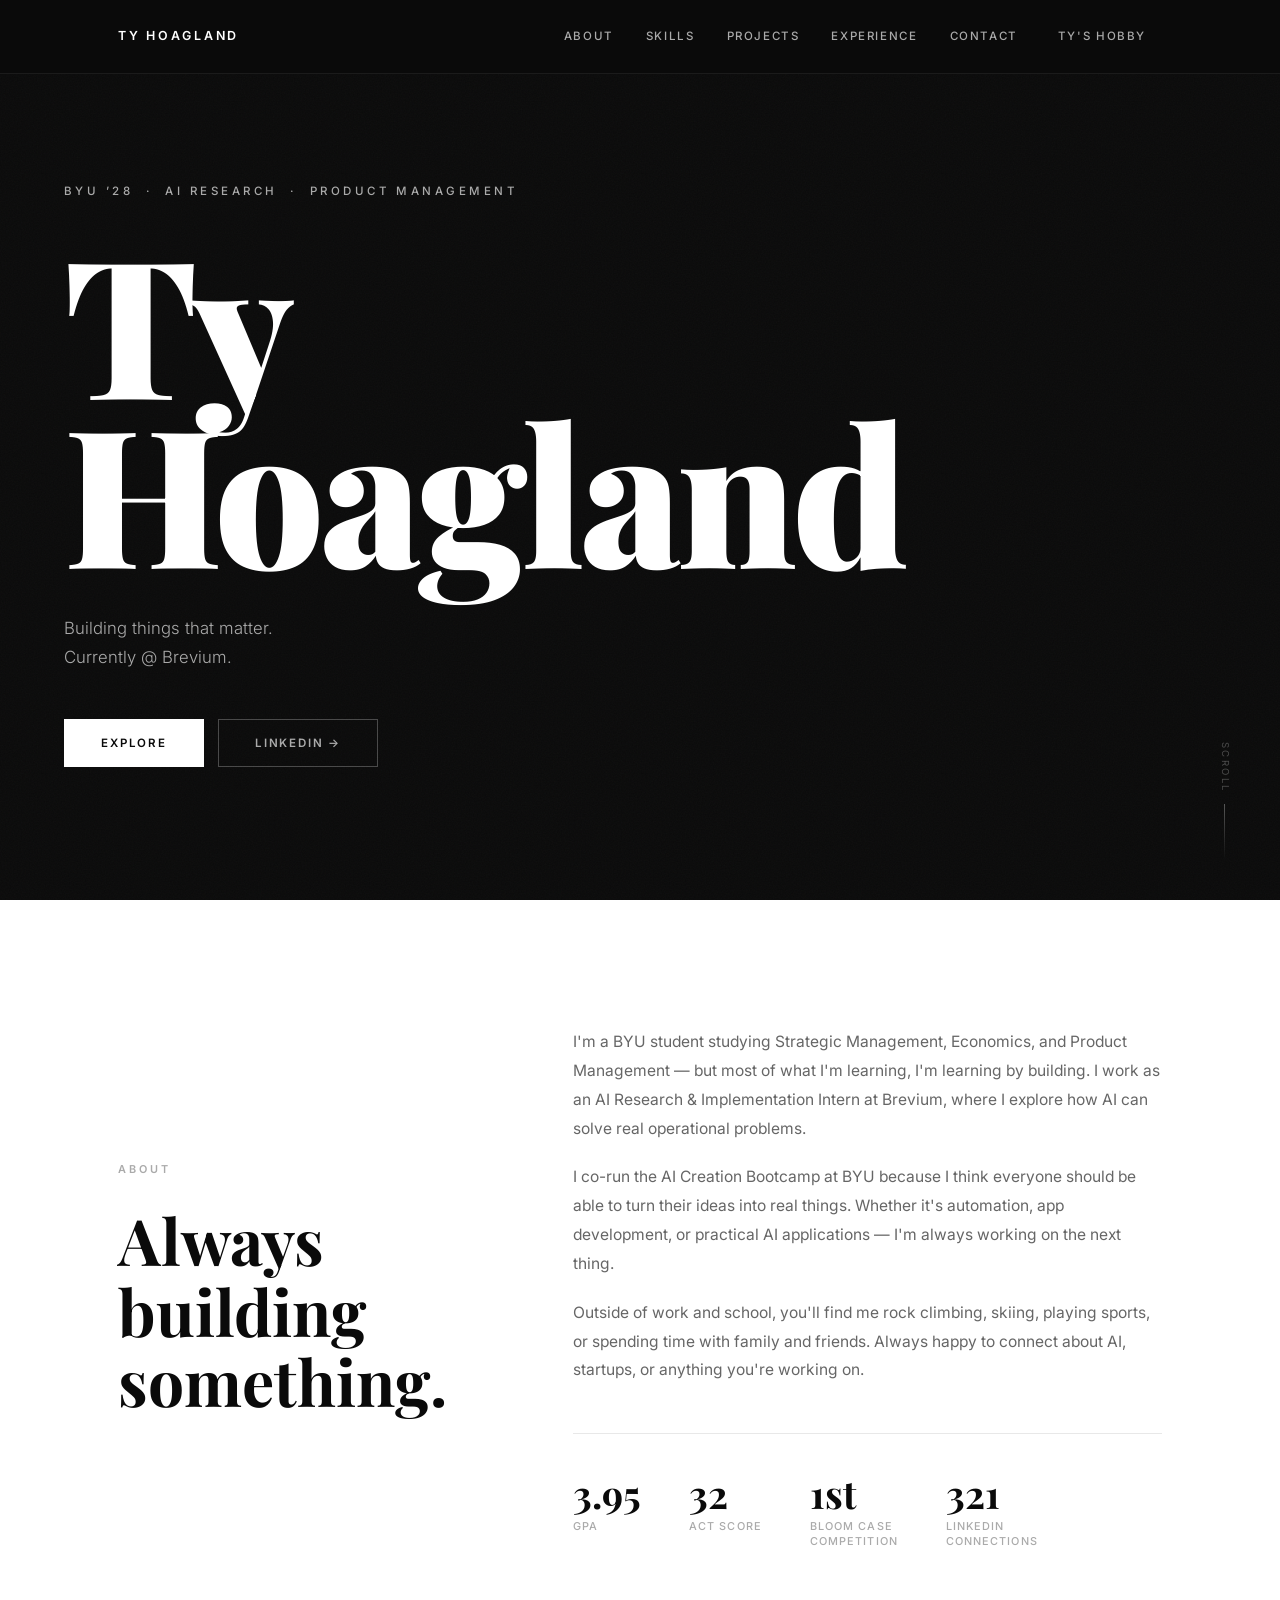
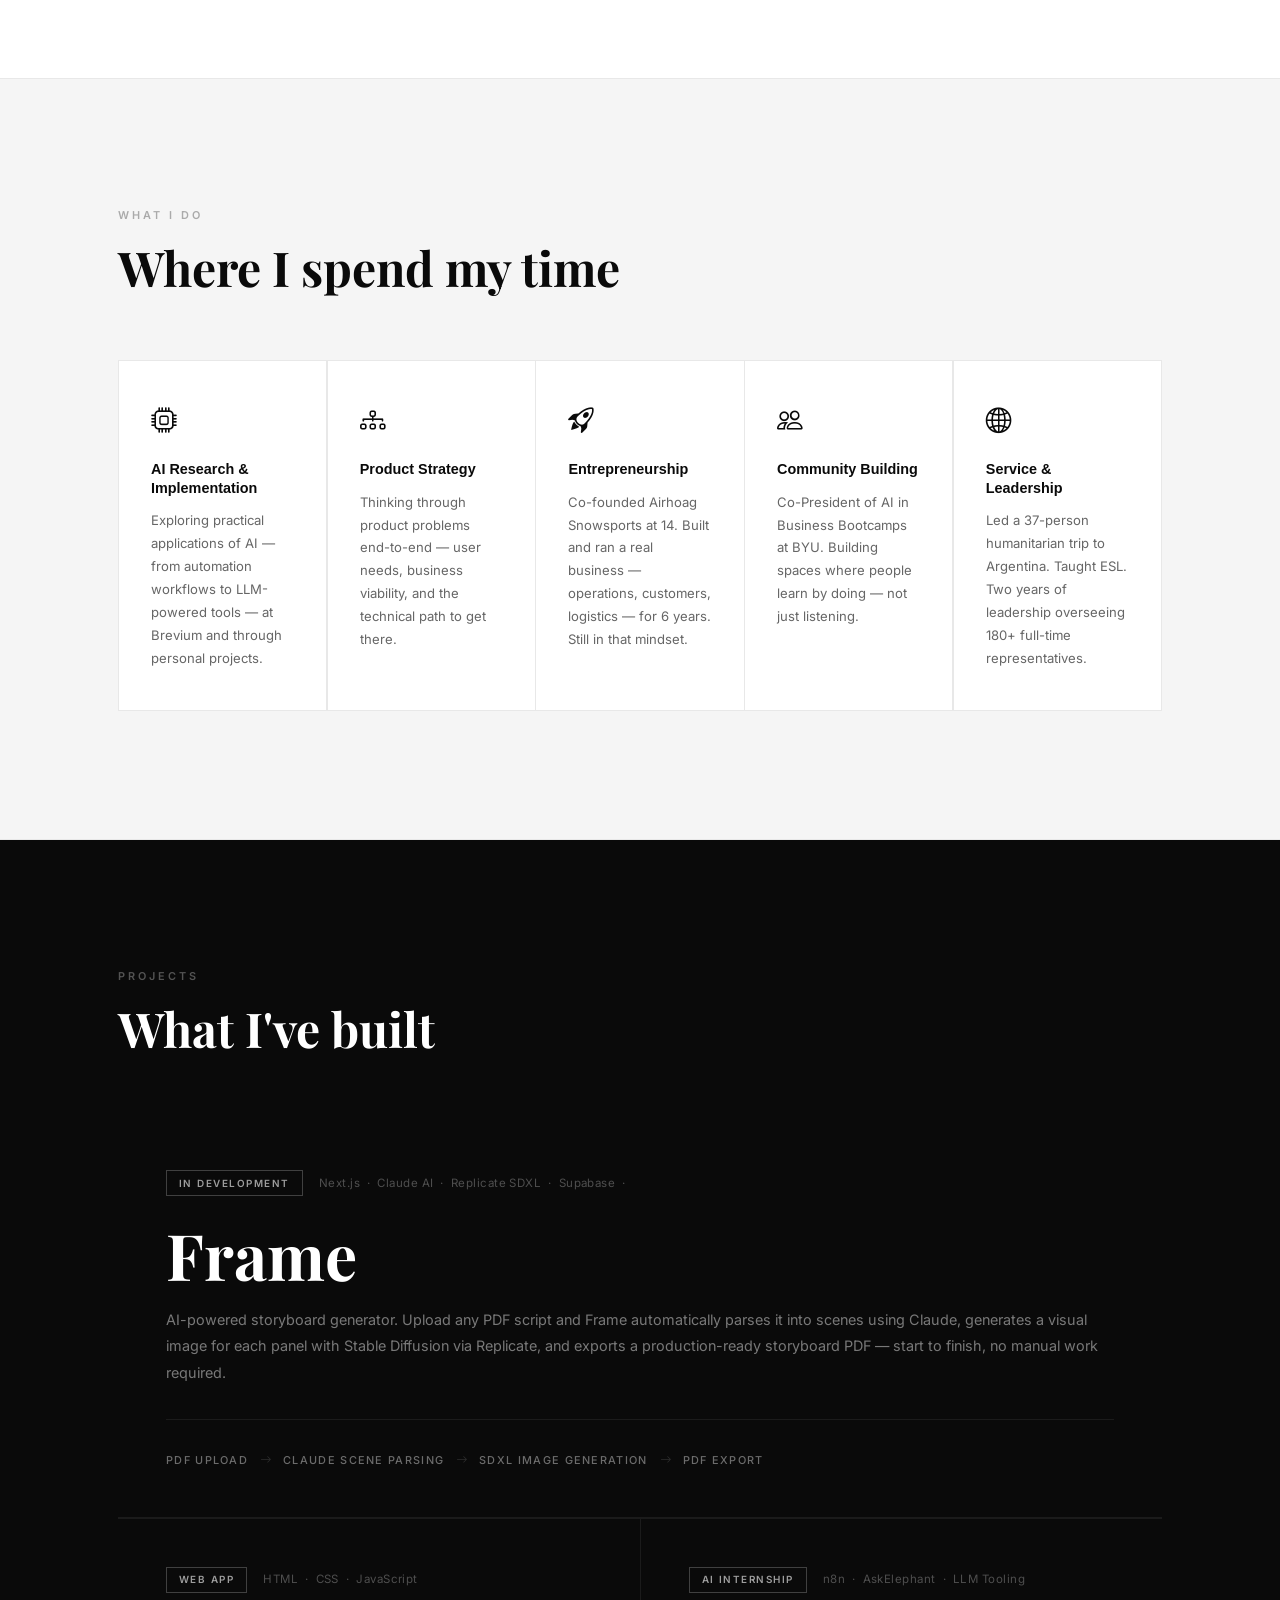
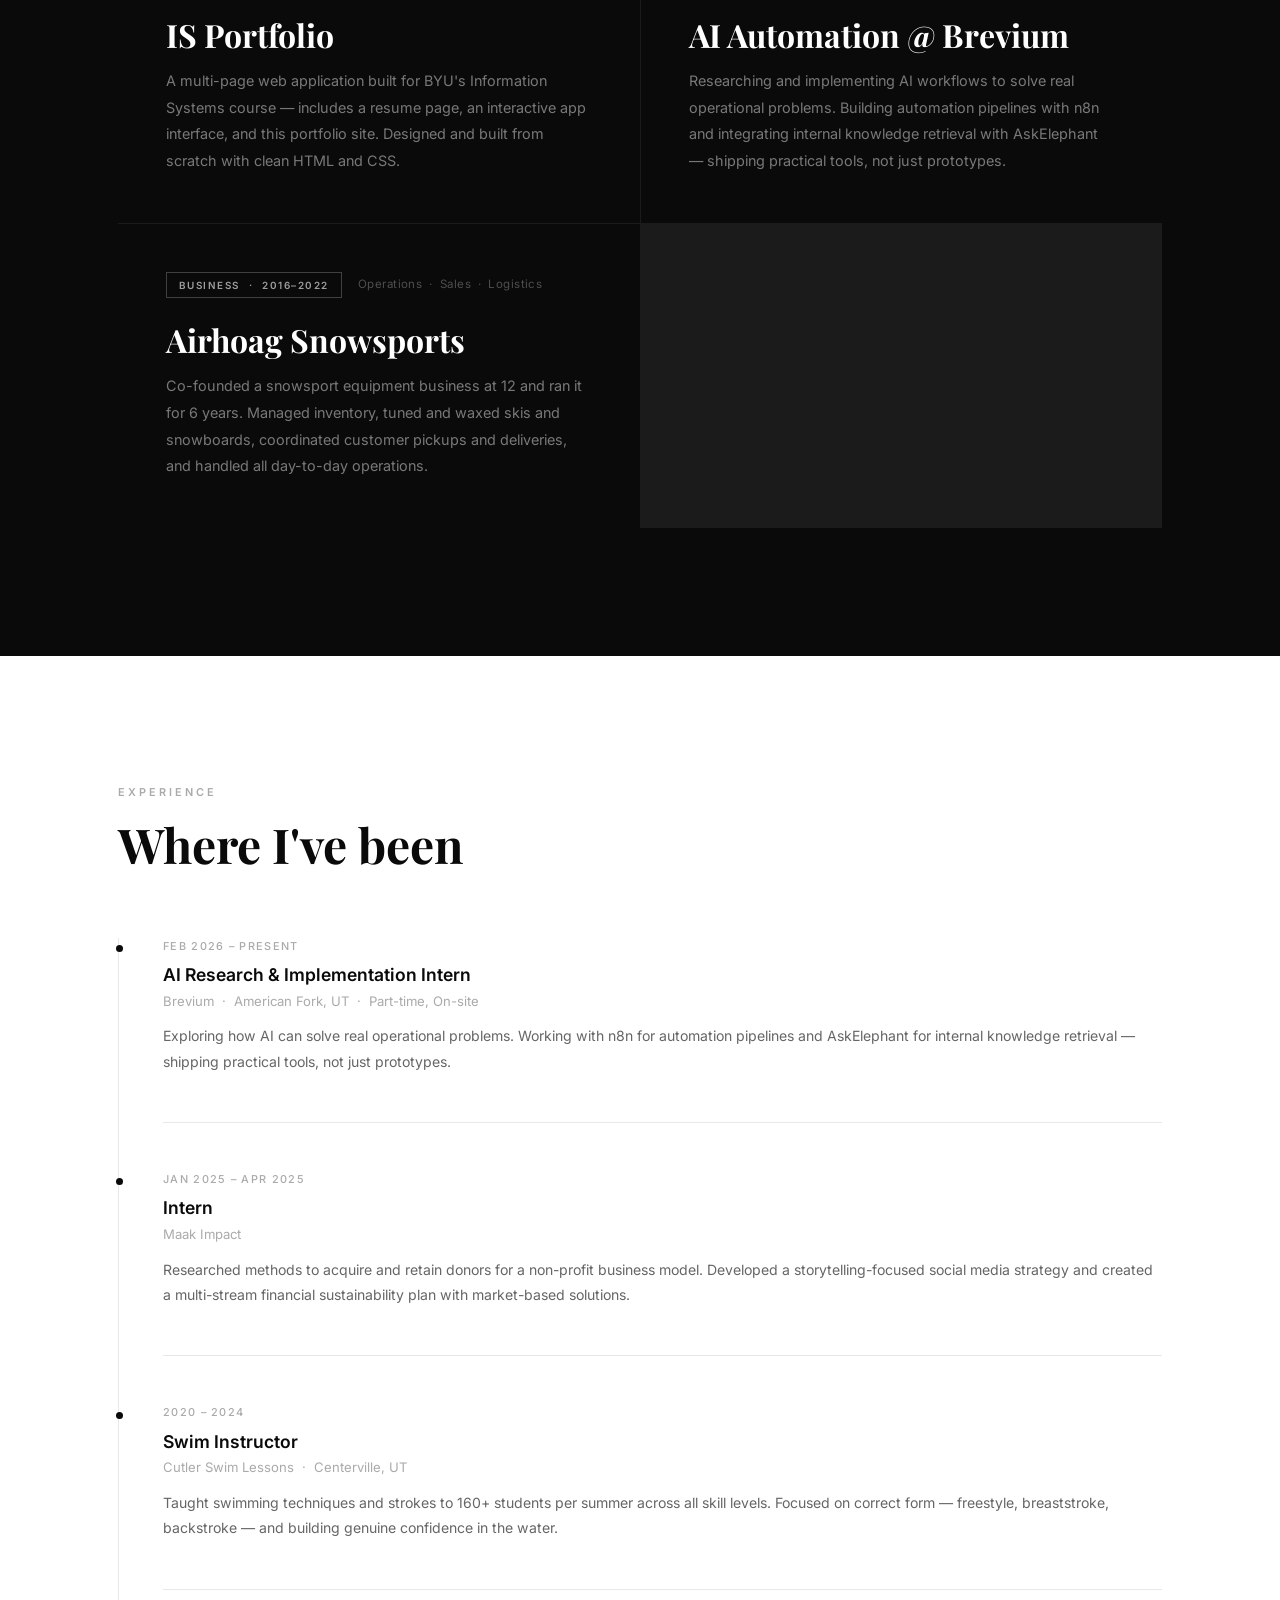
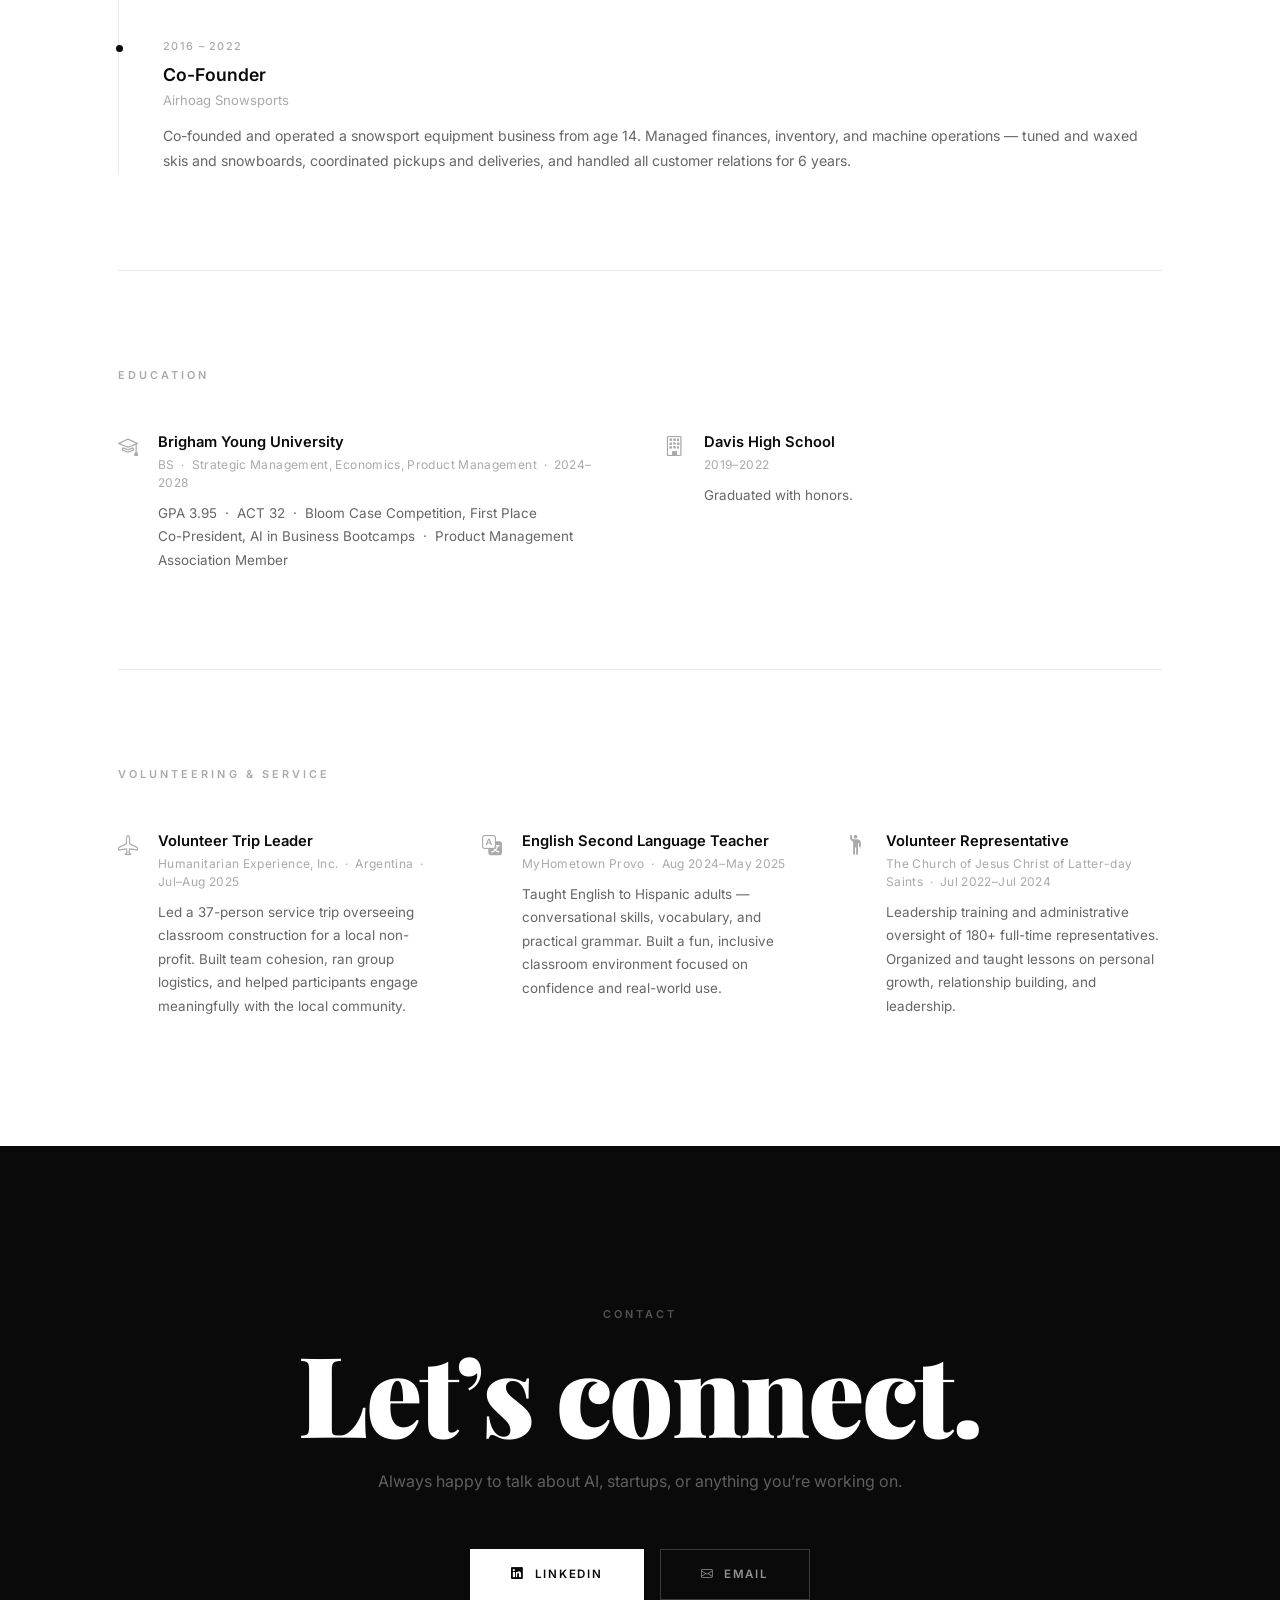
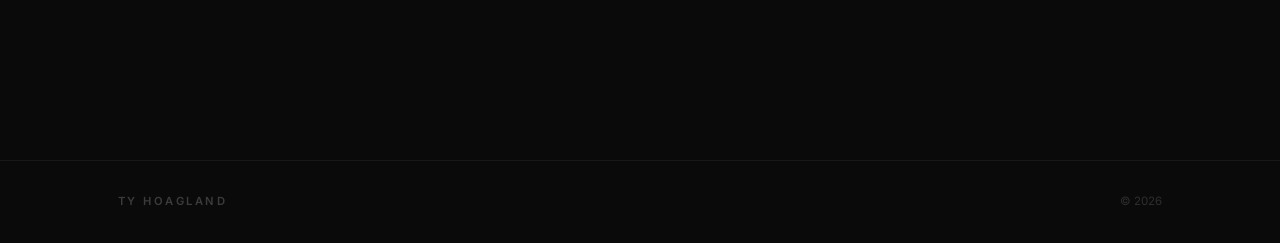
<file: index.html>
<!DOCTYPE html>
<html lang="en">
    <head>
        <meta charset="utf-8" />
        <meta name="viewport" content="width=device-width, initial-scale=1, shrink-to-fit=no" />
        <meta name="description" content="Ty Hoagland — AI Researcher, Builder, BYU Student" />
        <meta name="author" content="Tyler Hoagland" />
        <title>Ty Hoagland</title>
        <!-- Favicon -->
        <link rel="icon" type="image/x-icon" href="assets/favicon.ico" />
        <!-- Bootstrap Icons -->
        <link href="https://cdn.jsdelivr.net/npm/bootstrap-icons@1.11.0/font/bootstrap-icons.css" rel="stylesheet" />
        <!-- Google Fonts: Playfair Display + Inter -->
        <link rel="preconnect" href="https://fonts.googleapis.com" />
        <link rel="preconnect" href="https://fonts.gstatic.com" crossorigin />
        <link href="https://fonts.googleapis.com/css2?family=Playfair+Display:wght@400;700;900&family=Inter:wght@300;400;500;600&display=swap" rel="stylesheet" />
        <!-- Bootstrap (from template) -->
        <link href="css/styles.css" rel="stylesheet" />
        <!-- Custom overrides -->
        <link href="css/custom.css" rel="stylesheet" />
    </head>
    <body id="page-top">

        <!-- Navigation -->
        <nav class="navbar navbar-expand-lg fixed-top" id="mainNav">
            <div class="container px-4 px-lg-5">
                <a class="navbar-brand" href="#page-top">TY HOAGLAND</a>
                <button class="navbar-toggler" type="button" data-bs-toggle="collapse" data-bs-target="#navbarResponsive" aria-controls="navbarResponsive" aria-expanded="false" aria-label="Toggle navigation">
                    <span class="navbar-toggler-icon"></span>
                </button>
                <div class="collapse navbar-collapse" id="navbarResponsive">
                    <ul class="navbar-nav ms-auto">
                        <li class="nav-item"><a class="nav-link" href="#about">About</a></li>
                        <li class="nav-item"><a class="nav-link" href="#skills">Skills</a></li>
                        <li class="nav-item"><a class="nav-link" href="#projects">Projects</a></li>
                        <li class="nav-item"><a class="nav-link" href="#experience">Experience</a></li>
                        <li class="nav-item"><a class="nav-link" href="#contact">Contact</a></li>
                        <li class="nav-item ms-lg-2"><a class="nav-link nav-hobbies" href="hobbies.html">Ty's Hobby</a></li>
                    </ul>
                </div>
            </div>
        </nav>

        <!-- Hero -->
        <header class="hero-section" id="page-top">
            <div class="hero-content">
                <div class="hero-eyebrow">BYU &rsquo;28 &nbsp;&middot;&nbsp; AI Research &nbsp;&middot;&nbsp; Product Management</div>
                <h1 class="hero-name">Ty<br>Hoagland</h1>
                <p class="hero-tagline">Building things that matter.<br>Currently @ Brevium.</p>
                <div class="hero-links">
                    <a href="#about" class="btn-hero">Explore</a>
                    <a href="https://www.linkedin.com/in/tyler-hoagland" target="_blank" rel="noopener" class="btn-hero btn-hero-outline">LinkedIn &rarr;</a>
                </div>
            </div>
            <div class="hero-scroll-hint">
                <span>scroll</span>
                <div class="scroll-line"></div>
            </div>
        </header>

        <!-- About -->
        <section id="about" class="about-section">
            <div class="container px-4 px-lg-5">
                <div class="row align-items-center gx-5 gy-5">
                    <div class="col-lg-5">
                        <div class="about-label">About</div>
                        <h2 class="about-heading">Always building<br>something.</h2>
                    </div>
                    <div class="col-lg-7">
                        <p class="about-text">
                            I'm a BYU student studying Strategic Management, Economics, and Product Management — but most of what I'm learning, I'm learning by building. I work as an AI Research &amp; Implementation Intern at Brevium, where I explore how AI can solve real operational problems.
                        </p>
                        <p class="about-text">
                            I co-run the AI Creation Bootcamp at BYU because I think everyone should be able to turn their ideas into real things. Whether it's automation, app development, or practical AI applications — I'm always working on the next thing.
                        </p>
                        <p class="about-text">
                            Outside of work and school, you'll find me rock climbing, skiing, playing sports, or spending time with family and friends. Always happy to connect about AI, startups, or anything you're working on.
                        </p>
                        <div class="about-stats">
                            <div class="stat">
                                <div class="stat-number">3.95</div>
                                <div class="stat-label">GPA</div>
                            </div>
                            <div class="stat">
                                <div class="stat-number">32</div>
                                <div class="stat-label">ACT Score</div>
                            </div>
                            <div class="stat">
                                <div class="stat-number">1st</div>
                                <div class="stat-label">Bloom Case<br>Competition</div>
                            </div>
                            <div class="stat">
                                <div class="stat-number">321</div>
                                <div class="stat-label">LinkedIn<br>Connections</div>
                            </div>
                        </div>
                    </div>
                </div>
            </div>
        </section>

        <!-- Skills -->
        <section id="skills" class="skills-section">
            <div class="container px-4 px-lg-5">
                <div class="section-header">
                    <div class="section-label">What I Do</div>
                    <h2 class="section-heading">Where I spend my time</h2>
                </div>
                <div class="skills-grid">
                    <div class="skill-card">
                        <i class="bi bi-cpu skill-icon"></i>
                        <h3 class="skill-title">AI Research &amp; Implementation</h3>
                        <p class="skill-desc">Exploring practical applications of AI — from automation workflows to LLM-powered tools — at Brevium and through personal projects.</p>
                    </div>
                    <div class="skill-card">
                        <i class="bi bi-diagram-3 skill-icon"></i>
                        <h3 class="skill-title">Product Strategy</h3>
                        <p class="skill-desc">Thinking through product problems end-to-end — user needs, business viability, and the technical path to get there.</p>
                    </div>
                    <div class="skill-card">
                        <i class="bi bi-rocket-takeoff skill-icon"></i>
                        <h3 class="skill-title">Entrepreneurship</h3>
                        <p class="skill-desc">Co-founded Airhoag Snowsports at 14. Built and ran a real business — operations, customers, logistics — for 6 years. Still in that mindset.</p>
                    </div>
                    <div class="skill-card">
                        <i class="bi bi-people skill-icon"></i>
                        <h3 class="skill-title">Community Building</h3>
                        <p class="skill-desc">Co-President of AI in Business Bootcamps at BYU. Building spaces where people learn by doing — not just listening.</p>
                    </div>
                    <div class="skill-card">
                        <i class="bi bi-globe2 skill-icon"></i>
                        <h3 class="skill-title">Service &amp; Leadership</h3>
                        <p class="skill-desc">Led a 37-person humanitarian trip to Argentina. Taught ESL. Two years of leadership overseeing 180+ full-time representatives.</p>
                    </div>
                </div>
            </div>
        </section>

        <!-- Projects -->
        <section id="projects" class="projects-section">
            <div class="container px-4 px-lg-5">
                <div class="section-header">
                    <div class="section-label section-label-light">Projects</div>
                    <h2 class="section-heading section-heading-light">What I've built</h2>
                </div>
                <div class="projects-grid">

                    <!-- Frame — Featured -->
                    <div class="project-card project-featured">
                        <div class="project-meta">
                            <span class="project-tag">In Development</span>
                            <span class="project-stack">Next.js &nbsp;&middot;&nbsp; Claude AI &nbsp;&middot;&nbsp; Replicate SDXL &nbsp;&middot;&nbsp; Supabase &nbsp;&middot;&nbsp;</span>
                        </div>
                        <h3 class="project-title">Frame</h3>
                        <p class="project-desc">
                            AI-powered storyboard generator. Upload any PDF script and Frame automatically parses it into scenes using Claude, generates a visual image for each panel with Stable Diffusion via Replicate, and exports a production-ready storyboard PDF — start to finish, no manual work required.
                        </p>
                        <div class="project-flow">
                            <span>PDF Upload</span>
                            <i class="bi bi-arrow-right"></i>
                            <span>Claude Scene Parsing</span>
                            <i class="bi bi-arrow-right"></i>
                            <span>SDXL Image Generation</span>
                            <i class="bi bi-arrow-right"></i>
                            <span>PDF Export</span>
                        </div>
                    </div>

                    <!-- IS Web App -->
                    <div class="project-card">
                        <div class="project-meta">
                            <span class="project-tag">Web App</span>
                            <span class="project-stack">HTML &nbsp;&middot;&nbsp; CSS &nbsp;&middot;&nbsp; JavaScript</span>
                        </div>
                        <h3 class="project-title">IS Portfolio</h3>
                        <p class="project-desc">
                            A multi-page web application built for BYU's Information Systems course — includes a resume page, an interactive app interface, and this portfolio site. Designed and built from scratch with clean HTML and CSS.
                        </p>
                    </div>

                    <!-- Brevium AI Work -->
                    <div class="project-card">
                        <div class="project-meta">
                            <span class="project-tag">AI Internship</span>
                            <span class="project-stack">n8n &nbsp;&middot;&nbsp; AskElephant &nbsp;&middot;&nbsp; LLM Tooling</span>
                        </div>
                        <h3 class="project-title">AI Automation @ Brevium</h3>
                        <p class="project-desc">
                            Researching and implementing AI workflows to solve real operational problems. Building automation pipelines with n8n and integrating internal knowledge retrieval with AskElephant — shipping practical tools, not just prototypes.
                        </p>
                    </div>

                    <!-- Airhoag Snowsports -->
                    <div class="project-card">
                        <div class="project-meta">
                            <span class="project-tag">Business &nbsp;&middot;&nbsp; 2016–2022</span>
                            <span class="project-stack">Operations &nbsp;&middot;&nbsp; Sales &nbsp;&middot;&nbsp; Logistics</span>
                        </div>
                        <h3 class="project-title">Airhoag Snowsports</h3>
                        <p class="project-desc">
                            Co-founded a snowsport equipment business at 12 and ran it for 6 years. Managed inventory, tuned and waxed skis and snowboards, coordinated customer pickups and deliveries, and handled all day-to-day operations.
                        </p>
                    </div>

                </div>
            </div>
        </section>

        <!-- Experience -->
        <section id="experience" class="experience-section">
            <div class="container px-4 px-lg-5">
                <div class="section-header">
                    <div class="section-label">Experience</div>
                    <h2 class="section-heading">Where I've been</h2>
                </div>

                <div class="timeline">
                    <div class="timeline-item">
                        <div class="timeline-date">Feb 2026 &ndash; Present</div>
                        <div class="timeline-role">AI Research &amp; Implementation Intern</div>
                        <div class="timeline-org">Brevium &nbsp;&middot;&nbsp; American Fork, UT &nbsp;&middot;&nbsp; Part-time, On-site</div>
                        <p class="timeline-desc">Exploring how AI can solve real operational problems. Working with n8n for automation pipelines and AskElephant for internal knowledge retrieval — shipping practical tools, not just prototypes.</p>
                    </div>
                    <div class="timeline-item">
                        <div class="timeline-date">Jan 2025 &ndash; Apr 2025</div>
                        <div class="timeline-role">Intern</div>
                        <div class="timeline-org">Maak Impact</div>
                        <p class="timeline-desc">Researched methods to acquire and retain donors for a non-profit business model. Developed a storytelling-focused social media strategy and created a multi-stream financial sustainability plan with market-based solutions.</p>
                    </div>
                    <div class="timeline-item">
                        <div class="timeline-date">2020 &ndash; 2024</div>
                        <div class="timeline-role">Swim Instructor</div>
                        <div class="timeline-org">Cutler Swim Lessons &nbsp;&middot;&nbsp; Centerville, UT</div>
                        <p class="timeline-desc">Taught swimming techniques and strokes to 160+ students per summer across all skill levels. Focused on correct form — freestyle, breaststroke, backstroke — and building genuine confidence in the water.</p>
                    </div>
                    <div class="timeline-item">
                        <div class="timeline-date">2016 &ndash; 2022</div>
                        <div class="timeline-role">Co-Founder</div>
                        <div class="timeline-org">Airhoag Snowsports</div>
                        <p class="timeline-desc">Co-founded and operated a snowsport equipment business from age 14. Managed finances, inventory, and machine operations — tuned and waxed skis and snowboards, coordinated pickups and deliveries, and handled all customer relations for 6 years.</p>
                    </div>
                </div>

                <!-- Education -->
                <div class="volunteering">
                    <div class="vol-header">
                        <div class="section-label">Education</div>
                    </div>
                    <div class="vol-grid">
                        <div class="vol-item">
                            <div class="vol-icon"><i class="bi bi-mortarboard"></i></div>
                            <div class="vol-content">
                                <div class="vol-role">Brigham Young University</div>
                                <div class="vol-org">BS &nbsp;&middot;&nbsp; Strategic Management, Economics, Product Management &nbsp;&middot;&nbsp; 2024&ndash;2028</div>
                                <p class="vol-desc">GPA 3.95 &nbsp;&middot;&nbsp; ACT 32 &nbsp;&middot;&nbsp; Bloom Case Competition, First Place<br>Co-President, AI in Business Bootcamps &nbsp;&middot;&nbsp; Product Management Association Member</p>
                            </div>
                        </div>
                        <div class="vol-item">
                            <div class="vol-icon"><i class="bi bi-building"></i></div>
                            <div class="vol-content">
                                <div class="vol-role">Davis High School</div>
                                <div class="vol-org">2019&ndash;2022</div>
                                <p class="vol-desc">Graduated with honors.</p>
                            </div>
                        </div>
                    </div>
                </div>

                <!-- Volunteering -->
                <div class="volunteering">
                    <div class="vol-header">
                        <div class="section-label">Volunteering &amp; Service</div>
                    </div>
                    <div class="vol-grid">
                        <div class="vol-item">
                            <div class="vol-icon"><i class="bi bi-airplane"></i></div>
                            <div class="vol-content">
                                <div class="vol-role">Volunteer Trip Leader</div>
                                <div class="vol-org">Humanitarian Experience, Inc. &nbsp;&middot;&nbsp; Argentina &nbsp;&middot;&nbsp; Jul&ndash;Aug 2025</div>
                                <p class="vol-desc">Led a 37-person service trip overseeing classroom construction for a local non-profit. Built team cohesion, ran group logistics, and helped participants engage meaningfully with the local community.</p>
                            </div>
                        </div>
                        <div class="vol-item">
                            <div class="vol-icon"><i class="bi bi-translate"></i></div>
                            <div class="vol-content">
                                <div class="vol-role">English Second Language Teacher</div>
                                <div class="vol-org">MyHometown Provo &nbsp;&middot;&nbsp; Aug 2024&ndash;May 2025</div>
                                <p class="vol-desc">Taught English to Hispanic adults — conversational skills, vocabulary, and practical grammar. Built a fun, inclusive classroom environment focused on confidence and real-world use.</p>
                            </div>
                        </div>
                        <div class="vol-item">
                            <div class="vol-icon"><i class="bi bi-person-raised-hand"></i></div>
                            <div class="vol-content">
                                <div class="vol-role">Volunteer Representative</div>
                                <div class="vol-org">The Church of Jesus Christ of Latter-day Saints &nbsp;&middot;&nbsp; Jul 2022&ndash;Jul 2024</div>
                                <p class="vol-desc">Leadership training and administrative oversight of 180+ full-time representatives. Organized and taught lessons on personal growth, relationship building, and leadership.</p>
                            </div>
                        </div>
                    </div>
                </div>

            </div>
        </section>

        <!-- Contact -->
        <section id="contact" class="contact-section">
            <div class="container px-4 px-lg-5 text-center">
                <div class="section-label section-label-light">Contact</div>
                <h2 class="contact-heading">Let&rsquo;s connect.</h2>
                <p class="contact-sub">Always happy to talk about AI, startups, or anything you&rsquo;re working on.</p>
                <div class="contact-links">
                    <a href="https://www.linkedin.com/in/tyler-hoagland" target="_blank" rel="noopener" class="contact-btn">
                        <i class="bi bi-linkedin"></i> LinkedIn
                    </a>
                    <a href="mailto:tyhoagland@byu.edu" class="contact-btn contact-btn-outline">
                        <i class="bi bi-envelope"></i> Email
                    </a>
                </div>
            </div>
        </section>

        <!-- Footer -->
        <footer class="site-footer">
            <div class="container px-4 px-lg-5">
                <div class="footer-inner">
                    <div class="footer-brand">TY HOAGLAND</div>
                    <div class="footer-copy">&copy; 2026</div>
                </div>
            </div>
        </footer>

        <!-- Bootstrap JS -->
        <script src="https://cdn.jsdelivr.net/npm/bootstrap@5.2.3/dist/js/bootstrap.bundle.min.js"></script>
        <!-- Nav shrink on scroll -->
        <script src="js/scripts.js"></script>
        <script>
            // Highlight active nav link on scroll
            const sections = document.querySelectorAll('section[id], header[id]');
            const navLinks = document.querySelectorAll('#mainNav .nav-link');
            window.addEventListener('scroll', () => {
                let current = '';
                sections.forEach(section => {
                    if (window.scrollY >= section.offsetTop - 120) {
                        current = section.getAttribute('id');
                    }
                });
                navLinks.forEach(link => {
                    link.classList.remove('active');
                    if (link.getAttribute('href') === '#' + current) {
                        link.classList.add('active');
                    }
                });
            }, { passive: true });
        </script>
    </body>
</html>
</file>
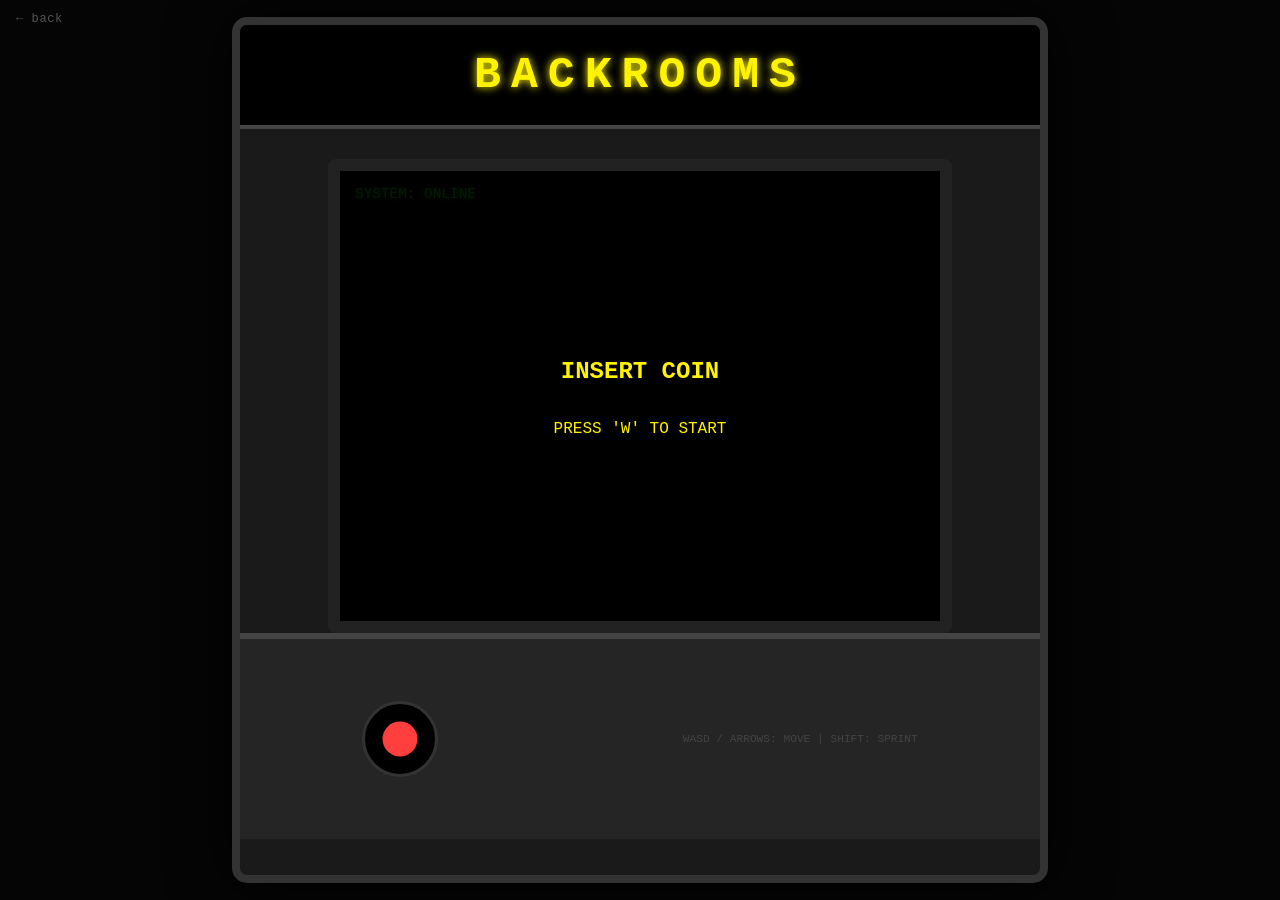
<file: backrooms.html>
<!DOCTYPE html>
<html lang="en">
<head>
    <meta charset="UTF-8">
    <meta name="viewport" content="width=device-width, initial-scale=1.0">
    <title>THE BACKROOMS ARCADE</title>
    <style>
        :root {
            --neon-yellow: #fff300;
            --arcade-red: #ff3e3e;
            --backrooms-yellow: #d9d1a3;
        }

        body {
            background-color: #050505;
            margin: 0;
            overflow: hidden;
            display: flex;
            justify-content: center;
            align-items: center;
            height: 100vh;
            font-family: 'Courier New', Courier, monospace;
        }

        .arcade-cabinet {
            position: relative;
            width: 800px;
            height: 850px;
            background: #1a1a1a;
            border: 8px solid #333;
            border-radius: 15px;
            box-shadow: 0 0 60px rgba(0,0,0,1);
            display: flex;
            flex-direction: column;
            align-items: center;
            overflow: hidden;
        }

        .marquee {
            width: 100%;
            height: 100px;
            background: #000;
            border-bottom: 4px solid #444;
            display: flex;
            justify-content: center;
            align-items: center;
        }

        .marquee h1 {
            color: var(--neon-yellow);
            font-size: 2.8rem;
            text-shadow: 0 0 8px var(--neon-yellow);
            margin: 0;
            letter-spacing: 10px;
        }

        .screen-container {
            position: relative;
            width: 600px;
            height: 450px;
            margin-top: 30px;
            background: #000;
            border: 12px solid #222;
            border-radius: 8px;
            overflow: hidden;
        }

        canvas {
            image-rendering: pixelated;
            width: 100%;
            height: 100%;
        }

        .crt-overlay {
            position: absolute;
            top: 0; left: 0; width: 100%; height: 100%;
            background: linear-gradient(rgba(18, 16, 16, 0) 50%, rgba(0, 0, 0, 0.1) 50%);
            background-size: 100% 4px;
            pointer-events: none;
            z-index: 10;
        }

        #ui-status {
            position: absolute; top: 15px; left: 15px;
            color: #33ff33; font-size: 0.9rem;
            z-index: 11; text-shadow: 0 0 5px #0f0;
        }

        #start-overlay {
            position: absolute; top: 0; left: 0; width: 100%; height: 100%;
            background: rgba(0,0,0,0.9);
            display: flex; flex-direction: column; justify-content: center;
            align-items: center; z-index: 20; color: var(--neon-yellow);
        }

        .control-panel {
            width: 100%;
            height: 200px;
            background: #252525;
            border-top: 6px solid #444;
            display: flex;
            justify-content: space-around;
            align-items: center;
        }

        .joystick {
            width: 70px; height: 70px;
            background: #000;
            border-radius: 50%;
            position: relative;
            border: 3px solid #333;
        }

        .joystick-ball {
            width: 35px; height: 35px;
            background: var(--arcade-red);
            border-radius: 50%;
            position: absolute;
            top: 50%; left: 50%;
            transform: translate(-50%, -50%);
        }

        #fade-layer {
            position: absolute; top: 0; left: 0; width: 100%; height: 100%;
            background: white; opacity: 0; pointer-events: none; z-index: 100;
            transition: opacity 1s;
        }
    </style>
</head>
<body>

    <a href="hobbies.html" style="position:fixed;top:12px;left:16px;z-index:999;color:#555;font-family:'Courier New',monospace;font-size:0.75rem;text-decoration:none;letter-spacing:0.05em;">&larr; back</a>

    <div class="arcade-cabinet">
        <div class="marquee"><h1>BACKROOMS</h1></div>
        
        <div class="screen-container">
            <div id="ui-status">SYSTEM: ONLINE</div>
            <div class="crt-overlay"></div>
            <div id="fade-layer"></div>
            
            <div id="start-overlay">
                <h2>INSERT COIN</h2>
                <p>PRESS 'W' TO START</p>
            </div>

            <canvas id="gameCanvas"></canvas>
        </div>

        <div class="control-panel">
            <div class="joystick"><div class="joystick-ball"></div></div>
            <div style="color: #444; font-size: 0.7rem;">WASD / ARROWS: MOVE | SHIFT: SPRINT</div>
        </div>
    </div>

    <script>
        const canvas = document.getElementById('gameCanvas');
        const ctx = canvas.getContext('2d');
        const startOverlay = document.getElementById('start-overlay');
        const uiStatus = document.getElementById('ui-status');
        const fadeLayer = document.getElementById('fade-layer');

        canvas.width = 320;
        canvas.height = 240;

        const sprites = {
            chair: new Image(),
            box: new Image(),
            plant: new Image()
        };
        // Using Wikimedia URLs as requested
        sprites.chair.src = 'https://upload.wikimedia.org/wikipedia/commons/thumb/d/d0/Office_chair.svg/256px-Office_chair.svg.png';
        sprites.box.src = 'https://upload.wikimedia.org/wikipedia/commons/thumb/b/b4/Cardboard_box_04.svg/256px-Cardboard_box_04.svg.png';
        sprites.plant.src = 'https://upload.wikimedia.org/wikipedia/commons/thumb/e/e0/Indoor_plant_2.svg/256px-Indoor_plant_2.svg.png';

        const lobbyMap = [
            [1,1,1,1,1,1,1,1],
            [1,0,0,0,0,0,0,1],
            [1,0,0,1,1,0,0,1],
            [1,0,0,1,1,0,0,3],
            [1,0,0,0,0,0,0,1],
            [1,1,1,1,1,1,1,1]
        ];

        const backroomsMap = [
            [1,1,1,1,1,1,1,1,1,1,1,1,1,1,1,1,1,1,1,1,1,1,1,1,1,1,1,1,1,1,1,1,1,1,1,1,1,1,1,1,1,1,1,1,1,1,1,1],
            [1,0,0,0,0,0,0,0,0,0,0,0,0,1,0,0,0,0,0,0,0,0,0,0,0,0,0,0,0,0,0,0,0,0,0,0,1,0,0,0,0,0,0,0,0,0,0,1],
            [1,0,0,0,0,0,0,0,0,0,0,0,0,1,0,0,0,0,0,0,0,0,0,0,0,0,0,0,0,0,0,0,0,0,0,0,1,0,0,0,0,0,0,0,0,0,0,1],
            [1,0,0,0,0,0,0,0,0,0,0,0,0,0,0,0,0,0,0,0,0,0,0,0,0,0,0,0,0,0,0,0,0,0,0,0,1,0,0,0,0,0,0,0,0,0,0,1],
            [1,0,0,0,0,0,0,0,0,0,0,0,0,1,0,0,0,0,0,0,0,0,0,0,0,0,0,0,0,0,0,0,0,0,0,0,0,0,0,0,0,0,0,0,0,0,0,1],
            [1,0,0,0,0,0,0,0,0,0,0,0,0,1,0,0,0,0,0,0,0,0,0,0,0,0,0,0,0,0,0,0,0,0,0,0,1,0,0,0,0,0,0,0,0,0,0,1],
            [1,0,0,0,0,0,0,0,0,0,0,0,0,1,1,1,1,0,1,1,1,1,0,1,1,1,1,0,1,1,1,1,0,1,1,1,1,0,0,0,0,0,0,0,0,0,0,1],
            [1,1,1,1,1,0,1,1,1,1,1,1,1,1,0,0,0,0,0,0,0,0,0,0,0,0,0,0,0,0,0,0,0,0,0,0,1,0,0,0,0,0,0,0,0,0,0,1],
            [1,0,0,0,0,0,0,0,0,0,0,0,0,1,0,0,0,0,0,0,0,0,0,0,0,0,0,0,0,0,0,0,0,0,0,0,1,1,1,0,1,1,1,1,1,1,1,1],
            [1,0,0,0,0,0,0,0,0,0,0,0,0,1,0,0,0,0,0,0,0,0,0,0,0,0,0,0,0,0,0,0,0,0,0,0,0,0,0,0,0,0,0,0,0,0,0,1],
            [1,0,0,0,0,0,0,0,0,0,0,0,0,1,0,0,0,0,0,0,0,0,0,0,0,0,0,0,0,0,0,0,0,0,0,0,1,0,0,0,0,0,0,0,0,0,0,1],
            [1,0,0,0,0,0,0,0,0,0,0,0,0,0,0,0,0,0,0,0,0,0,0,0,0,0,0,0,0,0,0,0,0,0,0,0,1,0,0,0,0,0,0,0,0,0,0,1],
            [1,1,1,1,1,0,1,1,1,1,1,1,1,1,1,1,0,1,1,1,1,1,1,1,1,0,1,1,1,1,1,1,1,1,0,1,1,1,1,0,1,1,1,1,1,1,1,1],
            [1,0,0,0,0,0,0,0,0,0,0,0,0,0,0,0,0,0,0,0,0,0,0,0,0,0,0,0,0,0,0,0,0,1,0,0,0,0,0,0,0,0,0,0,0,0,0,1],
            [1,0,0,0,0,0,0,0,0,0,0,0,0,0,0,0,0,0,0,0,0,0,0,0,0,0,0,0,0,0,0,0,0,1,0,0,0,0,0,0,0,0,0,0,0,0,0,1],
            [1,0,0,0,0,0,0,0,0,0,0,0,0,0,0,0,0,0,0,0,0,0,0,0,0,0,0,0,0,0,0,0,0,0,0,0,0,0,0,0,0,0,0,0,0,0,0,1],
            [1,0,0,0,0,0,0,0,0,0,0,0,0,0,0,0,0,0,0,0,0,0,0,0,0,0,0,0,0,0,0,0,0,1,0,0,0,0,0,0,0,0,0,0,0,0,0,1],
            [1,0,0,0,0,0,0,0,0,0,0,0,0,0,0,0,0,0,0,0,0,0,0,0,0,0,0,0,0,0,0,0,0,1,0,0,0,0,0,0,0,0,0,0,0,0,0,1],
            [1,1,1,1,1,0,1,1,1,1,1,1,1,1,1,1,0,1,1,1,1,1,1,1,1,0,1,1,1,1,1,1,1,1,1,1,0,1,1,1,1,1,1,1,1,1,1,1],
            [1,0,0,0,0,0,0,0,0,0,0,0,0,0,0,0,0,0,0,0,0,0,0,0,0,0,0,0,0,0,0,0,0,0,0,0,0,0,0,0,0,0,0,0,0,0,0,1],
            [1,0,0,0,0,0,0,0,0,0,0,0,0,0,0,0,0,0,0,0,0,0,0,0,0,0,0,0,0,0,0,0,0,0,0,0,0,0,0,0,0,0,0,0,0,0,0,1],
            [1,0,0,0,0,0,0,0,0,0,0,0,0,0,0,0,0,0,0,0,0,0,0,0,0,0,0,0,0,0,0,0,0,0,0,0,0,0,0,0,0,0,0,0,0,0,0,1],
            [1,0,0,0,0,0,0,0,0,0,0,0,0,0,0,0,0,0,0,0,0,0,0,0,0,0,0,0,0,0,0,0,0,0,0,0,0,0,0,0,0,0,0,0,0,0,0,1],
            [1,0,0,0,0,0,0,0,0,0,0,0,0,0,0,0,0,0,0,0,0,0,0,0,0,0,0,0,0,0,0,0,0,0,0,0,0,0,0,0,0,0,0,0,0,0,0,1],
            [1,1,1,1,1,0,1,1,1,1,1,1,1,1,1,1,0,1,1,1,1,1,1,1,1,0,1,1,1,1,1,1,1,1,1,1,0,1,1,1,1,1,1,1,1,1,1,1],
            [1,0,0,0,0,0,0,0,0,0,0,0,0,0,0,0,0,0,0,0,0,0,0,0,0,0,0,0,0,0,0,0,0,0,0,0,0,0,0,0,0,0,0,0,0,0,0,1],
            [1,0,0,0,0,0,0,0,0,0,0,0,0,0,0,0,0,0,0,0,0,0,0,0,0,0,0,0,0,0,0,0,0,0,0,0,0,0,0,0,0,0,0,0,0,0,0,1],
            [1,0,0,1,1,0,1,1,0,0,0,0,0,0,0,0,0,0,0,0,0,0,0,0,0,0,0,0,0,0,0,0,0,0,1,1,0,1,1,0,0,0,0,0,0,0,0,1],
            [1,0,0,1,1,0,1,1,0,0,0,0,0,0,0,0,0,0,0,0,0,0,0,0,0,0,0,0,0,0,0,0,0,0,1,1,0,1,1,0,0,0,0,0,0,0,0,1],
            [1,0,0,0,0,0,0,0,0,0,0,0,0,0,0,0,0,0,0,0,0,0,0,0,0,0,0,0,0,0,0,0,0,0,0,0,0,0,0,0,0,0,0,0,0,0,0,1],
            [1,0,0,0,0,0,0,0,0,0,0,0,0,0,0,0,0,0,0,0,0,0,0,0,0,0,0,0,0,0,0,0,0,0,0,0,0,0,0,0,0,0,0,0,0,0,0,1],
            [1,0,0,1,1,0,1,1,0,0,0,0,0,0,0,0,0,0,0,0,0,0,0,0,0,0,0,0,0,0,0,0,0,0,1,1,0,1,1,0,0,0,0,0,0,0,0,1],
            [1,0,0,1,1,0,1,1,0,0,0,0,0,0,0,0,0,0,0,0,0,0,0,0,0,0,0,0,0,0,0,0,0,0,1,1,0,1,1,0,0,0,0,0,0,0,0,1],
            [1,1,1,1,1,0,1,1,1,1,1,1,1,1,1,1,0,1,1,1,1,1,1,1,1,0,1,1,1,1,1,1,1,1,1,1,0,1,1,1,1,1,1,1,1,1,1,1],
            [1,0,0,0,0,0,0,0,0,0,0,0,0,0,0,1,0,0,0,0,0,0,0,0,0,0,0,0,0,0,0,1,0,0,0,0,0,0,0,0,0,0,0,0,0,0,0,1],
            [1,0,0,0,0,0,0,0,0,0,0,0,0,0,0,1,0,0,0,0,0,0,0,0,0,0,0,0,0,0,0,1,0,0,0,0,0,0,0,0,0,0,0,0,0,0,0,1],
            [1,0,0,0,0,0,0,0,0,0,0,0,0,0,0,0,0,0,0,0,0,0,0,0,0,0,0,0,0,0,0,1,0,0,0,0,0,0,0,0,0,0,0,0,0,0,0,1],
            [1,0,0,0,0,0,0,0,0,0,0,0,0,0,0,1,0,0,0,0,0,0,0,0,0,0,0,0,0,0,0,1,0,0,0,0,0,0,0,0,0,0,0,0,0,0,0,1],
            [1,0,0,0,0,0,0,0,0,0,0,0,0,0,0,1,0,0,0,0,0,0,0,0,0,0,0,0,0,0,0,1,0,0,0,0,0,0,0,0,0,0,0,0,0,0,0,1],
            [1,1,1,1,1,1,1,1,1,1,1,1,1,1,1,1,1,1,1,1,1,1,1,1,1,1,1,1,1,1,1,1,1,1,1,1,1,1,1,1,1,1,1,1,1,1,2,1],
            [1,1,1,1,1,1,1,1,1,1,1,1,1,1,1,1,1,1,1,1,1,1,1,1,1,1,1,1,1,1,1,1,1,1,1,1,1,1,1,1,1,1,1,1,1,1,1,1]
        ];

        let worldMap = lobbyMap;
        let pX = 1.5, pY = 1.5, pDirX = 1, pDirY = 0, pPlaneX = 0, pPlaneY = 0.66;
        let gameState = 'MENU';
        let objects = [];
        let entity = {x: 20, y: 20, active: false, phase: 0};
        const keys = {};

        const check = (x, y) => { 
            let mx = Math.floor(x), my = Math.floor(y);
            if (my < 0 || my >= worldMap.length || mx < 0 || mx >= worldMap[0].length) return false;
            return worldMap[my][mx] === 0 || worldMap[my][mx] >= 2;
        };

        function initLobby() {
            worldMap = lobbyMap; 
            objects = [{x: 5, y: 2, img: sprites.plant}, {x: 2, y: 4, img: sprites.chair}];
            pX = 1.5; pY = 1.5; 
            pDirX = 1; pDirY = 0; pPlaneX = 0; pPlaneY = 0.66;
            entity.active = false; 
            uiStatus.innerText = "LOC: HOBBY STORE";
        }

        function initBackrooms() {
            fadeLayer.style.opacity = 1;
            setTimeout(() => {
                worldMap = backroomsMap; 
                objects = [{x: 5, y: 1.5, img: sprites.box}, {x: 10, y: 5, img: sprites.box}];
                pX = 1.5; pY = 1.5; 
                entity.active = true; entity.x = 37.5; entity.y = 37.5;
                uiStatus.innerText = "LOC: [REDACTED]"; 
                fadeLayer.style.opacity = 0;
            }, 1000);
        }

        window.addEventListener('keydown', e => {
            const key = e.key.toLowerCase();
            keys[key] = true;
            if (gameState === 'MENU' && key === 'w') {
                gameState = 'PLAYING'; 
                startOverlay.style.display = 'none'; 
                initLobby();
            }
        });
        window.addEventListener('keyup', e => {
            keys[e.key.toLowerCase()] = false;
        });

        function update(dt) {
            if (gameState !== 'PLAYING') return;

            // Rotation
            let rotDir = 0;
            if (keys['d'] || keys['arrowright']) rotDir += 1;
            if (keys['a'] || keys['arrowleft']) rotDir -= 1;
            
            if (rotDir !== 0) {
                let s = rotDir * 2.5 * dt;
                let oldDirX = pDirX;
                pDirX = pDirX * Math.cos(s) - pDirY * Math.sin(s);
                pDirY = oldDirX * Math.sin(s) + pDirY * Math.cos(s);
                let oldPlaneX = pPlaneX;
                pPlaneX = pPlaneX * Math.cos(s) - pPlaneY * Math.sin(s);
                pPlaneY = oldPlaneX * Math.sin(s) + pPlaneY * Math.cos(s);
            }

            // Movement
            let moveDir = 0;
            if (keys['w'] || keys['arrowup']) moveDir += 1;
            if (keys['s'] || keys['arrowdown']) moveDir -= 1;
            
            if (moveDir !== 0) {
                let speed = (keys['shift'] ? 4.5 : 2.5) * moveDir;
                let nextX = pX + pDirX * speed * dt;
                let nextY = pY + pDirY * speed * dt;
                
                // Sliding collision
                if (check(nextX, pY)) pX = nextX;
                if (check(pX, nextY)) pY = nextY;
            }

            let cell = worldMap[Math.floor(pY)][Math.floor(pX)];
            if (cell === 3 && worldMap === lobbyMap) initBackrooms();
            if (cell === 2 && worldMap === backroomsMap) { 
                fadeLayer.style.opacity = 1; 
                setTimeout(() => { initLobby(); fadeLayer.style.opacity = 0; }, 1000); 
            }

            if (entity.active) {
                let dx = pX - entity.x, dy = pY - entity.y, d = Math.sqrt(dx*dx + dy*dy);
                entity.x += (dx/d) * 1.2 * dt; 
                entity.y += (dy/d) * 1.2 * dt;
                entity.phase += dt * 5;
                if (d < 0.3) { 
                    gameState = 'MENU'; 
                    startOverlay.style.display = 'flex'; 
                }
            }
        }

        function draw() {
            ctx.fillStyle = "#000";
            ctx.fillRect(0, 0, canvas.width, canvas.height);
            if (gameState === 'MENU') return;

            const isBackrooms = worldMap !== lobbyMap;
            const now = Date.now();
            const H = canvas.height, W = canvas.width;

            // Ceiling
            if (isBackrooms) {
                let cg = ctx.createLinearGradient(0, 0, 0, H/2);
                cg.addColorStop(0, '#1a1508');
                cg.addColorStop(1, '#c8b560');
                ctx.fillStyle = cg;
                ctx.fillRect(0, 0, W, H/2);
                // Fluorescent light strips that flicker
                for (let lx = 30; lx < W; lx += 55) {
                    let flicker = 0.85 + 0.15 * Math.sin(now/80 + lx);
                    let v = (230 * flicker)|0;
                    ctx.fillStyle = `rgb(${v},${(v*0.92)|0},${(v*0.6)|0})`;
                    ctx.fillRect(lx, H/2 - 8, 30, 8);
                }
            } else {
                let cg = ctx.createLinearGradient(0, 0, 0, H/2);
                cg.addColorStop(0, '#111');
                cg.addColorStop(1, '#3a3a3a');
                ctx.fillStyle = cg;
                ctx.fillRect(0, 0, W, H/2);
            }

            // Floor
            if (isBackrooms) {
                let fg = ctx.createLinearGradient(0, H/2, 0, H);
                fg.addColorStop(0, '#8c7d4a');
                fg.addColorStop(1, '#1a1508');
                ctx.fillStyle = fg;
                ctx.fillRect(0, H/2, W, H/2);
            } else {
                let fg = ctx.createLinearGradient(0, H/2, 0, H);
                fg.addColorStop(0, '#2a2a2a');
                fg.addColorStop(1, '#0a0a0a');
                ctx.fillStyle = fg;
                ctx.fillRect(0, H/2, W, H/2);
            }

            // Raycasting walls with texture + fog
            let zBuf = [];
            for (let x = 0; x < W; x++) {
                let camX = 2 * x / W - 1;
                let rX = pDirX + pPlaneX * camX, rY = pDirY + pPlaneY * camX;
                let mX = Math.floor(pX), mY = Math.floor(pY);
                let dX = Math.abs(1/rX), dY = Math.abs(1/rY);
                let sX, sY, sdX, sdY, hit = 0, side;

                if (rX < 0) { sX = -1; sdX = (pX - mX) * dX; } else { sX = 1; sdX = (mX + 1 - pX) * dX; }
                if (rY < 0) { sY = -1; sdY = (pY - mY) * dY; } else { sY = 1; sdY = (mY + 1 - pY) * dY; }

                while (!hit) {
                    if (sdX < sdY) { sdX += dX; mX += sX; side = 0; } else { sdY += dY; mY += sY; side = 1; }
                    if (mY < 0 || mY >= worldMap.length || mX < 0 || mX >= worldMap[0].length) hit = 1;
                    else if (worldMap[mY][mX] === 1) hit = 1;
                }

                let dist = side === 0 ? (mX - pX + (1 - sX)/2)/rX : (mY - pY + (1 - sY)/2)/rY;
                zBuf[x] = dist;
                let h = Math.floor(H / dist);
                let wall = (mY >= 0 && mY < worldMap.length && mX >= 0 && mX < worldMap[0].length) ? worldMap[mY][mX] : 1;

                // Texture coordinate (0..1 along wall)
                let wallX = side === 0 ? (pY + dist * rY) : (pX + dist * rX);
                wallX -= Math.floor(wallX);

                // Shade: side darkening + distance fog
                let shade = side === 1 ? 0.6 : 1.0;
                let fog = Math.min(1.0, dist / 16.0);
                shade *= (1.0 - fog * 0.88);

                // Panel seam darkening
                if (wallX < 0.03 || wallX > 0.97 || Math.abs(wallX - 0.5) < 0.025) shade *= 0.45;

                if (wall === 3) {
                    ctx.fillStyle = `rgba(0,${(210*shade)|0},0,1)`;
                } else if (wall === 2) {
                    ctx.fillStyle = `rgba(${(210*shade)|0},0,0,1)`;
                } else if (isBackrooms) {
                    // Classic backrooms yellow-beige with subtle warm variation
                    let r = (220 * shade * (0.97 + wallX*0.06))|0;
                    let g = (205 * shade * (0.95 + wallX*0.05))|0;
                    let b = (145 * shade)|0;
                    ctx.fillStyle = `rgb(${r},${g},${b})`;
                } else {
                    let v = (90 * shade)|0;
                    ctx.fillStyle = `rgb(${v},${v},${v})`;
                }
                ctx.fillRect(x, H/2 - h/2, 1, h);
            }

            // Sprites + entity
            let render = objects.map(o => ({...o, d: (pX-o.x)**2+(pY-o.y)**2, kind: 'obj'}));
            if (entity.active) render.push({x: entity.x, y: entity.y, d: (pX-entity.x)**2+(pY-entity.y)**2, kind: 'ent'});
            render.sort((a,b) => b.d - a.d);

            render.forEach(s => {
                let rx = s.x - pX, ry = s.y - pY;
                let det = 1 / (pPlaneX * pDirY - pDirX * pPlaneY);
                let tx = det * (pDirY * rx - pDirX * ry), ty = det * (-pPlaneY * rx + pPlaneX * ry);
                if (ty > 0.1) {
                    let sx = Math.floor((W/2) * (1 + tx/ty));
                    let sh = Math.abs(Math.floor(H / ty));
                    if (s.kind === 'obj') {
                        if (sx + sh/2 > 0 && sx - sh/2 < W && zBuf[sx] > ty && s.img.complete && s.img.naturalWidth > 0)
                            ctx.drawImage(s.img, sx - sh/2, H/2 - sh/2 + sh/4, sh, sh);
                    } else {
                        // Scary entity — tall dark figure, glowing red eyes
                        let bodyW  = Math.max(2, sh * 0.09);
                        let headR  = Math.max(2, sh * 0.13);
                        let torsoT = H/2 - sh * 0.48;
                        let torsoB = H/2 + sh * 0.28;
                        let mid    = sx;

                        // Only draw if in front of wall
                        if (zBuf[Math.max(0, Math.min(W-1, sx))] < ty) return;

                        ctx.save();
                        ctx.shadowBlur = 0;

                        // Dark aura
                        let aura = ctx.createRadialGradient(mid, H/2, 0, mid, H/2, sh * 0.55);
                        aura.addColorStop(0, 'rgba(30,0,0,0.5)');
                        aura.addColorStop(1, 'rgba(0,0,0,0)');
                        ctx.fillStyle = aura;
                        ctx.fillRect(mid - sh*0.55, H/2 - sh*0.55, sh*1.1, sh*1.1);

                        // Body
                        ctx.fillStyle = '#060404';
                        ctx.fillRect(mid - bodyW/2, torsoT + headR*2, bodyW, torsoB - torsoT - headR*2);

                        // Long hanging arms (past knees)
                        ctx.strokeStyle = '#080404';
                        ctx.lineWidth = Math.max(1, bodyW * 0.55);
                        ctx.lineCap = 'round';
                        let armY = torsoT + headR*2 + (torsoB - torsoT - headR*2) * 0.18;
                        ctx.beginPath();
                        ctx.moveTo(mid - bodyW/2, armY);
                        ctx.lineTo(mid - sh*0.28 - Math.sin(entity.phase*0.4)*sh*0.04, torsoB + sh*0.08);
                        ctx.stroke();
                        ctx.beginPath();
                        ctx.moveTo(mid + bodyW/2, armY);
                        ctx.lineTo(mid + sh*0.28 + Math.sin(entity.phase*0.4)*sh*0.04, torsoB + sh*0.08);
                        ctx.stroke();

                        // Head (tall oval)
                        ctx.fillStyle = '#0a0404';
                        ctx.beginPath();
                        ctx.ellipse(mid, torsoT + headR, headR * 0.65, headR, 0, 0, Math.PI*2);
                        ctx.fill();

                        // Glowing red eyes
                        let eyeY = torsoT + headR * 0.9;
                        let eyeR = Math.max(0.8, headR * 0.22);
                        ctx.shadowColor = '#ff1100';
                        ctx.shadowBlur = 10;
                        ctx.fillStyle = '#ff2200';
                        ctx.beginPath();
                        ctx.arc(mid - headR*0.28, eyeY, eyeR, 0, Math.PI*2);
                        ctx.fill();
                        ctx.beginPath();
                        ctx.arc(mid + headR*0.28, eyeY, eyeR, 0, Math.PI*2);
                        ctx.fill();

                        // White pupil glint
                        ctx.shadowBlur = 0;
                        ctx.fillStyle = 'rgba(255,255,255,0.9)';
                        ctx.beginPath(); ctx.arc(mid - headR*0.28 + eyeR*0.3, eyeY - eyeR*0.3, eyeR*0.25, 0, Math.PI*2); ctx.fill();
                        ctx.beginPath(); ctx.arc(mid + headR*0.28 + eyeR*0.3, eyeY - eyeR*0.3, eyeR*0.25, 0, Math.PI*2); ctx.fill();

                        ctx.restore();
                    }
                }
            });

            // Proximity danger vignette
            if (entity.active) {
                let ed = Math.sqrt((pX-entity.x)**2+(pY-entity.y)**2);
                let danger = Math.max(0, 1 - ed / 12);
                if (danger > 0) {
                    let vg = ctx.createRadialGradient(W/2, H/2, 0, W/2, H/2, W*0.75);
                    vg.addColorStop(0.4, 'rgba(0,0,0,0)');
                    vg.addColorStop(1.0, `rgba(160,0,0,${(danger * 0.75).toFixed(2)})`);
                    ctx.fillStyle = vg;
                    ctx.fillRect(0, 0, W, H);
                }
            }
        }

        let lastTimeLoop = performance.now();
        function loop(time) {
            try {
                let dt = (time - lastTimeLoop) / 1000;
                if (dt > 0.1) dt = 0.1;
                lastTimeLoop = time;
                update(dt);
                draw();
            } catch(e) {
                uiStatus.innerText = "ERR: " + e.message;
            }
            requestAnimationFrame(loop);
        }
        requestAnimationFrame(loop);
    </script>
</body>
</html>
</file>
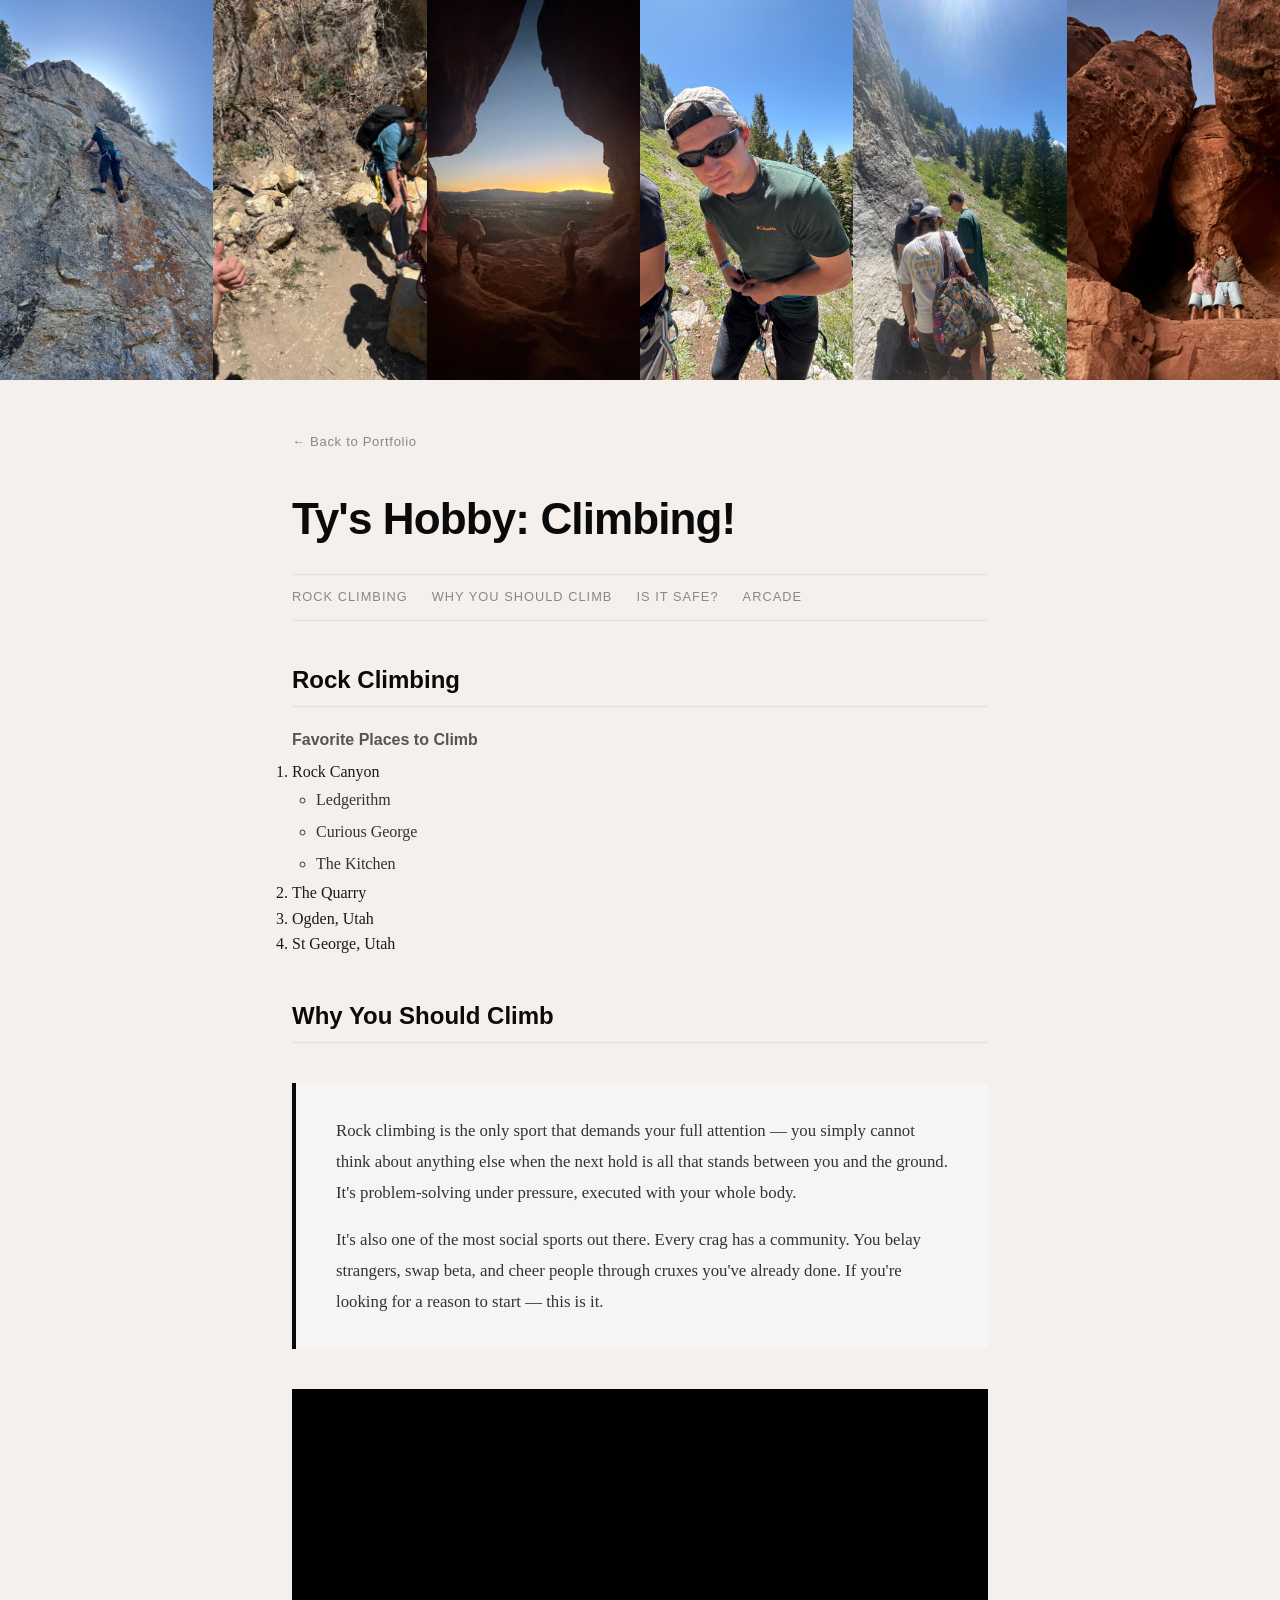
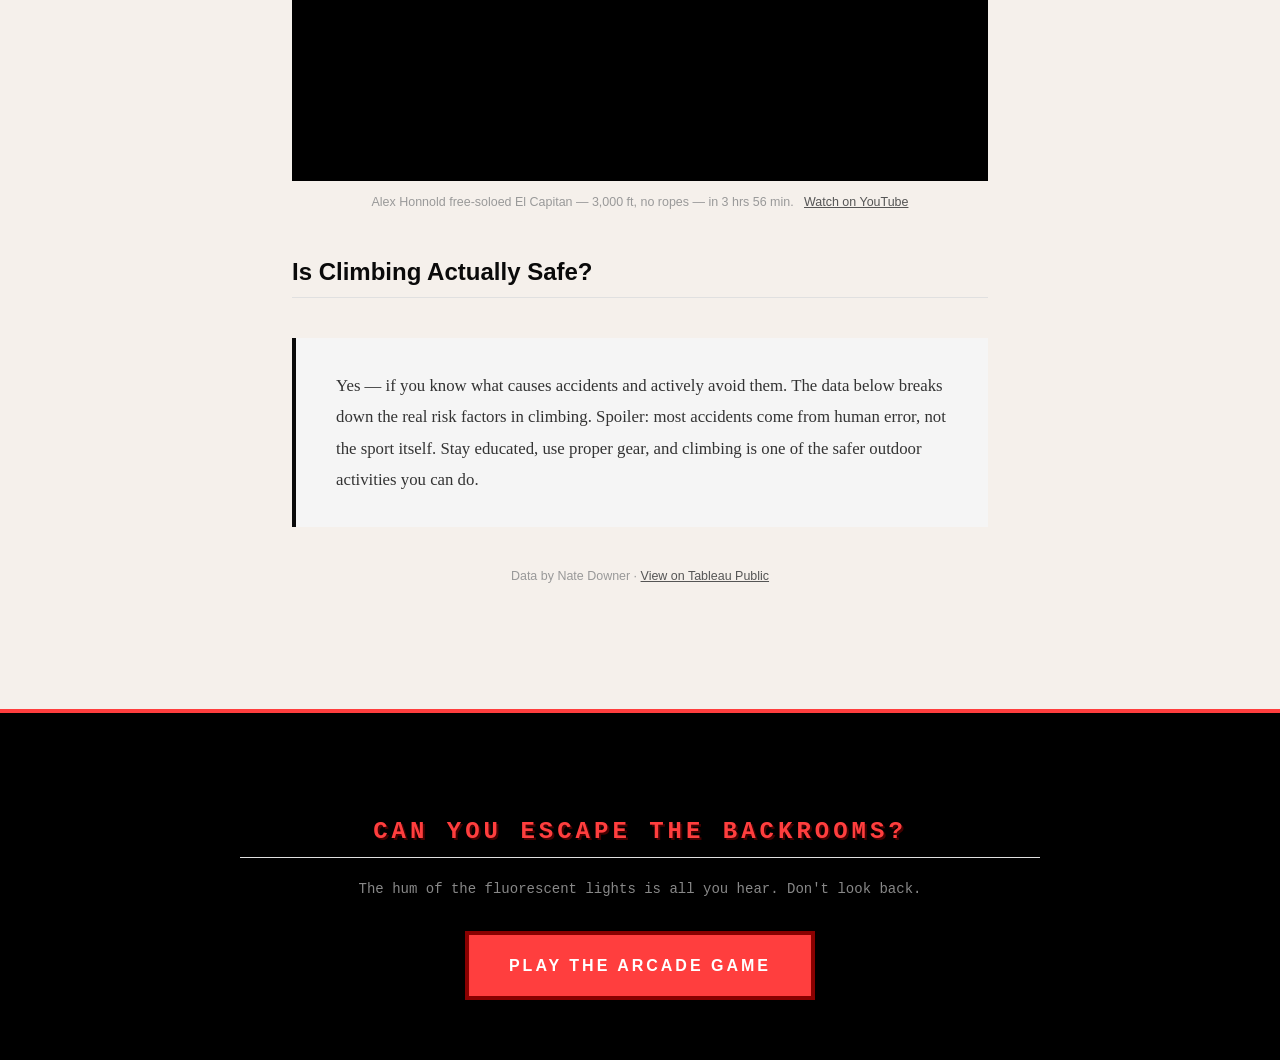
<file: hobbies.html>
<!DOCTYPE html>
<html lang="en">
  <head>
    <meta charset="UTF-8" />
    <meta name="viewport" content="width=device-width, initial-scale=1.0" />
    <title>Ty's Hobby</title>
    <link rel="stylesheet" href="hobbies.css" />
  </head>
  <body>

    <!-- Top photo strip -->
    <div class="photo-strip">
      <img src="assets/img/hobbies/climbing1.jpeg" alt="Sport climbing outdoors" />
      <img src="assets/img/hobbies/climbing2.jpeg" alt="Ty and friends at the crag" />
      <img src="assets/img/hobbies/climbing3.jpeg" alt="Cave view at sunset" />
      <img src="assets/img/hobbies/climbing4.jpeg" alt="Ty on the approach" />
      <img src="assets/img/hobbies/climbing5.jpeg" alt="Group hiking to the wall" />
      <img src="assets/img/hobbies/climbing6.jpeg" alt="Red rock canyon at night" />
    </div>

    <!-- Main content -->
    <div class="content">
      <a class="back-link" href="index.html">&larr; Back to Portfolio</a>

      <h1>Ty's Hobby: Climbing!</h1>

      <!-- On-page anchor navigation -->
      <nav class="page-nav">
        <a href="#climbing">Rock Climbing</a>
        <a href="#why-climb">Why You Should Climb</a>
        <a href="#safety">Is It Safe?</a>
        <a href="#arcade">Arcade</a>
      </nav>

      <h2 id="climbing">Rock Climbing</h2>

      <h3>Favorite Places to Climb</h3>
      <!-- Ordered list (places ranked) containing an unordered list (routes, unranked) -->
      <ol>
        <li>Rock Canyon
          <ul>
            <li>Ledgerithm</li>
            <li>Curious George</li>
            <li>The Kitchen</li>
          </ul>
        </li>
        <li>The Quarry</li>
        <li>Ogden, Utah</li>
        <li>St George, Utah</li>
      </ol>

      <!-- Why you should climb -->
      <h2 id="why-climb">Why You Should Climb</h2>

      <div class="why-climb">
        <p>
          Rock climbing is the only sport that demands your full attention — you simply cannot think about anything else when the next hold is all that stands between you and the ground. It's problem-solving under pressure, executed with your whole body.
        </p>
        <p>
          It's also one of the most social sports out there. Every crag has a community. You belay strangers, swap beta, and cheer people through cruxes you've already done. If you're looking for a reason to start — this is it.
        </p>
      </div>

      <!-- YouTube embed -->
      <div class="video-wrapper">
        <iframe
          src="https://www.youtube.com/embed/6iM6M_7wBMc"
          title="Alex Honnold: How I climbed a 3,000-foot cliff without ropes | TED"
          allow="accelerometer; autoplay; clipboard-write; encrypted-media; gyroscope; picture-in-picture"
          allowfullscreen>
        </iframe>
      </div>
      <p class="video-caption">
        Alex Honnold free-soloed El Capitan — 3,000 ft, no ropes — in 3 hrs 56 min. &nbsp;
        <a href="https://www.youtube.com/watch?v=6iM6M_7wBMc" target="_blank" rel="noopener">Watch on YouTube</a>
      </p>

      <!-- Tableau: Climbing is safe if you know the risks -->
      <h2 id="safety">Is Climbing Actually Safe?</h2>
      <div class="why-climb">
        <p>
          Yes — if you know what causes accidents and actively avoid them. The data below breaks down the real risk factors in climbing. Spoiler: most accidents come from human error, not the sport itself. Stay educated, use proper gear, and climbing is one of the safer outdoor activities you can do.
        </p>
      </div>

      <div class="tableau-wrapper">
        <div class="tableauPlaceholder" id="viz1712345678901" style="position: relative;">
          <noscript>
            <a href="https://public.tableau.com/app/profile/nate.downer/viz/CausesofRockClimbingAccidents/MyRiskFactors">
              <img alt="My Risk Factors" src="https://public.tableau.com/static/images/Ca/CausesofRockClimbingAccidents/MyRiskFactors/1_rss.png" style="border: none;" />
            </a>
          </noscript>
          <object class="tableauViz" style="display:none;">
            <param name="host_url" value="https%3A%2F%2Fpublic.tableau.com%2F" />
            <param name="embed_code_version" value="3" />
            <param name="site_root" value="" />
            <param name="name" value="CausesofRockClimbingAccidents/MyRiskFactors" />
            <param name="tabs" value="no" />
            <param name="toolbar" value="no" />
            <param name="animate_transition" value="yes" />
            <param name="display_static_image" value="yes" />
            <param name="display_spinner" value="yes" />
            <param name="display_overlay" value="no" />
            <param name="display_count" value="no" />
            <param name="language" value="en-US" />
          </object>
        </div>
        <script type="text/javascript">
          var divElement = document.getElementById('viz1712345678901');
          var vizElement = divElement.getElementsByTagName('object')[0];
          vizElement.style.width = '100%';
          vizElement.style.height = '750px';
          var scriptElement = document.createElement('script');
          scriptElement.src = 'https://public.tableau.com/javascripts/api/viz_v1.js';
          vizElement.parentNode.insertBefore(scriptElement, vizElement);
        </script>
      </div>
      <p class="video-caption">
        Data by Nate Downer &middot;
        <a href="https://public.tableau.com/app/profile/nate.downer/viz/CausesofRockClimbingAccidents/MyRiskFactors" target="_blank" rel="noopener">View on Tableau Public</a>
      </p>

    </div>

    <!-- Arcade anchor target -->
    <div id="arcade"></div>

    <!-- Backrooms Footer -->
    <footer class="backrooms-footer" style="background: #000; padding: 60px 20px; text-align: center; border-top: 4px solid #ff3e3e; margin-top: 50px;">
      <div style="max-width: 800px; margin: 0 auto;">
        <h2 style="color: #ff3e3e; font-family: monospace; letter-spacing: 4px; text-shadow: 2px 2px 0 #400; margin-bottom: 20px;">CAN YOU ESCAPE THE BACKROOMS?</h2>
        <p style="color: #888; font-family: 'Courier New', Courier, monospace; margin-bottom: 30px; font-size: 14px;">The hum of the fluorescent lights is all you hear. Don't look back.</p>
        <a href="backrooms.html" style="display: inline-block; background: #ff3e3e; color: white; padding: 18px 40px; text-decoration: none; font-weight: bold; border: 4px solid #800; text-transform: uppercase; letter-spacing: 3px; font-family: sans-serif; transition: transform 0.2s;" onmouseover="this.style.transform='scale(1.05)'" onmouseout="this.style.transform='scale(1)'">
          Play the Arcade Game
        </a>
      </div>
    </footer>

  </body>
</html>
</file>
<file: css/custom.css>
/* =============================================
   TY HOAGLAND PORTFOLIO — Custom Styles
   Black & White Editorial
   ============================================= */

:root {
  --font-display: 'Playfair Display', Georgia, serif;
  --font-body: 'Inter', -apple-system, BlinkMacSystemFont, sans-serif;
  --black: #0a0a0a;
  --white: #ffffff;
  --gray-100: #f5f5f5;
  --gray-200: #e8e8e8;
  --gray-400: #aaaaaa;
  --gray-600: #666666;
  --gray-800: #333333;
}

html { scroll-behavior: smooth; }

body {
  font-family: var(--font-body);
  color: var(--black);
  background: var(--white);
  -webkit-font-smoothing: antialiased;
}

/* ============ NAVBAR ============ */
#mainNav {
  background: var(--black) !important;
  padding: 1.25rem 0 !important;
  border-bottom: 1px solid rgba(255, 255, 255, 0.07);
  transition: padding 0.3s ease;
}

#mainNav.navbar-shrink {
  padding: 0.75rem 0 !important;
}

#mainNav .navbar-brand {
  font-family: var(--font-body) !important;
  font-weight: 600 !important;
  font-size: 0.78rem !important;
  letter-spacing: 0.22em !important;
  color: var(--white) !important;
  text-decoration: none;
}

#mainNav .nav-link {
  font-family: var(--font-body) !important;
  font-size: 0.72rem !important;
  font-weight: 500 !important;
  letter-spacing: 0.14em !important;
  color: var(--gray-400) !important;
  text-transform: uppercase !important;
  padding: 0.5rem 1rem !important;
  transition: color 0.2s ease;
  text-decoration: none !important;
}

#mainNav .nav-link:hover,
#mainNav .nav-link.active {
  color: var(--white) !important;
}

.navbar-toggler {
  border: 1px solid rgba(255, 255, 255, 0.25) !important;
  padding: 0.35rem 0.6rem !important;
}

.nav-hobbies {
  color: var(--white) !important;
  letter-spacing: 0.1em !important;
}

.navbar-toggler-icon {
  background-image: url("data:image/svg+xml,%3csvg xmlns='http://www.w3.org/2000/svg' viewBox='0 0 30 30'%3e%3cpath stroke='rgba%28255%2c255%2c255%2c0.75%29' stroke-linecap='round' stroke-miterlimit='10' stroke-width='2' d='M4 7h22M4 15h22M4 23h22'/%3e%3c/svg%3e") !important;
}

/* ============ HERO ============ */
.hero-section {
  min-height: 100vh;
  background: var(--black);
  display: flex;
  align-items: center;
  position: relative;
  padding: 130px 5vw 80px;
  overflow: hidden;
}

/* subtle noise grain */
.hero-section::after {
  content: '';
  position: absolute;
  inset: 0;
  opacity: 0.035;
  background-image: url("data:image/svg+xml,%3Csvg xmlns='http://www.w3.org/2000/svg' width='300' height='300'%3E%3Cfilter id='n'%3E%3CfeTurbulence type='fractalNoise' baseFrequency='0.75' numOctaves='4' stitchTiles='stitch'/%3E%3C/filter%3E%3Crect width='300' height='300' filter='url(%23n)'/%3E%3C/svg%3E");
  background-repeat: repeat;
  background-size: 300px 300px;
  pointer-events: none;
}

.hero-content {
  position: relative;
  z-index: 1;
  max-width: 1000px;
}

.hero-eyebrow {
  font-family: var(--font-body);
  font-size: 0.72rem;
  font-weight: 500;
  letter-spacing: 0.3em;
  text-transform: uppercase;
  color: var(--gray-400);
  margin-bottom: 2.25rem;
}

.hero-name {
  font-family: var(--font-display);
  font-size: clamp(5.5rem, 15vw, 12rem);
  font-weight: 900;
  line-height: 0.88;
  color: var(--white);
  margin: 0 0 2.5rem;
  letter-spacing: -0.025em;
}

.hero-tagline {
  font-family: var(--font-body);
  font-size: 1.05rem;
  font-weight: 300;
  color: var(--gray-400);
  line-height: 1.7;
  margin-bottom: 3rem;
  max-width: 420px;
}

.hero-links {
  display: flex;
  gap: 0.875rem;
  flex-wrap: wrap;
}

.btn-hero {
  font-family: var(--font-body);
  font-size: 0.72rem;
  font-weight: 600;
  letter-spacing: 0.16em;
  text-transform: uppercase;
  padding: 0.9rem 2.25rem;
  background: var(--white);
  color: var(--black);
  text-decoration: none;
  display: inline-block;
  border: 1px solid var(--white);
  transition: all 0.2s ease;
}

.btn-hero:hover {
  background: transparent;
  color: var(--white);
}

.btn-hero-outline {
  background: transparent;
  color: rgba(255, 255, 255, 0.65);
  border-color: rgba(255, 255, 255, 0.25);
}

.btn-hero-outline:hover {
  background: var(--white);
  color: var(--black);
  border-color: var(--white);
}

.hero-scroll-hint {
  position: absolute;
  bottom: 2.5rem;
  right: 3rem;
  display: flex;
  flex-direction: column;
  align-items: center;
  gap: 0.75rem;
  z-index: 1;
}

.hero-scroll-hint span {
  font-size: 0.6rem;
  letter-spacing: 0.25em;
  text-transform: uppercase;
  color: rgba(255, 255, 255, 0.25);
  writing-mode: vertical-rl;
}

.scroll-line {
  width: 1px;
  height: 56px;
  background: linear-gradient(to bottom, rgba(255,255,255,0.3), transparent);
  animation: scrollPulse 2.2s ease-in-out infinite;
}

@keyframes scrollPulse {
  0%, 100% { opacity: 0.2; transform: scaleY(1); }
  50% { opacity: 0.8; transform: scaleY(1.05); }
}

/* ============ ABOUT ============ */
.about-section {
  padding: 8rem 0;
  background: var(--white);
}

.about-label {
  font-size: 0.68rem;
  font-weight: 600;
  letter-spacing: 0.28em;
  text-transform: uppercase;
  color: var(--gray-400);
  margin-bottom: 1.75rem;
}

.about-heading {
  font-family: var(--font-display);
  font-size: clamp(2.5rem, 5vw, 4rem);
  font-weight: 700;
  line-height: 1.1;
  color: var(--black);
  margin: 0;
}

.about-text {
  font-size: 0.975rem;
  line-height: 1.85;
  color: var(--gray-600);
  margin-bottom: 1.25rem;
}

.about-stats {
  display: flex;
  gap: 3rem;
  margin-top: 3rem;
  padding-top: 2.5rem;
  border-top: 1px solid var(--gray-200);
  flex-wrap: wrap;
}

.stat-number {
  font-family: var(--font-display);
  font-size: 2.4rem;
  font-weight: 700;
  color: var(--black);
  line-height: 1;
  margin-bottom: 0.4rem;
}

.stat-label {
  font-size: 0.68rem;
  font-weight: 500;
  letter-spacing: 0.1em;
  text-transform: uppercase;
  color: var(--gray-400);
  line-height: 1.4;
}

/* ============ SKILLS ============ */
.skills-section {
  padding: 8rem 0;
  background: var(--gray-100);
  border-top: 1px solid var(--gray-200);
  border-bottom: 1px solid var(--gray-200);
}

.section-header { margin-bottom: 4rem; }

.section-label {
  font-size: 0.68rem;
  font-weight: 600;
  letter-spacing: 0.28em;
  text-transform: uppercase;
  color: var(--gray-400);
  margin-bottom: 1rem;
}

.section-label-light { color: rgba(255, 255, 255, 0.3); }

.section-heading {
  font-family: var(--font-display);
  font-size: clamp(2rem, 4vw, 3rem);
  font-weight: 700;
  color: var(--black);
  margin: 0;
}

.section-heading-light { color: var(--white); }

.skills-grid {
  display: grid;
  grid-template-columns: repeat(5, 1fr);
  gap: 1.5px;
  background: var(--gray-200);
  border: 1px solid var(--gray-200);
}

.skill-card {
  background: var(--white);
  padding: 2.5rem 2rem;
  transition: background 0.25s ease;
  cursor: default;
}

.skill-card:hover {
  background: var(--black);
}

.skill-card:hover .skill-icon,
.skill-card:hover .skill-title,
.skill-card:hover .skill-desc {
  color: var(--white) !important;
}

.skill-icon {
  font-size: 1.6rem;
  color: var(--black);
  margin-bottom: 1.25rem;
  display: block;
  transition: color 0.25s ease;
}

.skill-title {
  font-size: 0.9rem;
  font-weight: 600;
  color: var(--black);
  margin-bottom: 0.75rem;
  line-height: 1.3;
  transition: color 0.25s ease;
}

.skill-desc {
  font-size: 0.82rem;
  line-height: 1.75;
  color: var(--gray-600);
  margin: 0;
  transition: color 0.25s ease;
}

/* ============ PROJECTS ============ */
.projects-section {
  padding: 8rem 0;
  background: var(--black);
}

.projects-grid {
  display: grid;
  grid-template-columns: 1fr 1fr;
  gap: 1px;
  background: rgba(255, 255, 255, 0.07);
}

.project-card {
  background: var(--black);
  padding: 3rem;
  transition: background 0.25s ease;
}

.project-card:hover {
  background: rgba(255, 255, 255, 0.03);
}

.project-featured {
  grid-column: 1 / -1;
  border-bottom: 1px solid rgba(255, 255, 255, 0.07);
}

.project-meta {
  display: flex;
  align-items: center;
  gap: 1rem;
  margin-bottom: 1.5rem;
  flex-wrap: wrap;
}

.project-tag {
  font-size: 0.62rem;
  font-weight: 600;
  letter-spacing: 0.15em;
  text-transform: uppercase;
  padding: 0.3rem 0.75rem;
  border: 1px solid rgba(255, 255, 255, 0.22);
  color: rgba(255, 255, 255, 0.6);
}

.project-stack {
  font-size: 0.72rem;
  color: rgba(255, 255, 255, 0.28);
  letter-spacing: 0.04em;
}

.project-title {
  font-family: var(--font-display);
  font-size: 2rem;
  font-weight: 700;
  color: var(--white);
  margin-bottom: 1rem;
  line-height: 1.1;
}

.project-featured .project-title {
  font-size: clamp(2.75rem, 5vw, 4.5rem);
}

.project-desc {
  font-size: 0.9rem;
  line-height: 1.85;
  color: rgba(255, 255, 255, 0.45);
  margin-bottom: 0;
}

.project-link {
  display: inline-flex;
  align-items: center;
  gap: 0.5rem;
  margin-top: 1.75rem;
  font-size: 0.72rem;
  font-weight: 600;
  letter-spacing: 0.14em;
  text-transform: uppercase;
  color: rgba(255, 255, 255, 0.5);
  text-decoration: none;
  border-bottom: 1px solid rgba(255, 255, 255, 0.15);
  padding-bottom: 0.2rem;
  transition: color 0.2s ease, border-color 0.2s ease;
}

.project-link:hover {
  color: var(--white);
  border-color: var(--white);
}

.project-flow {
  display: flex;
  align-items: center;
  gap: 0.75rem;
  flex-wrap: wrap;
  margin-top: 2rem;
  padding-top: 2rem;
  border-top: 1px solid rgba(255, 255, 255, 0.07);
}

.project-flow span {
  font-size: 0.68rem;
  font-weight: 500;
  letter-spacing: 0.12em;
  text-transform: uppercase;
  color: rgba(255, 255, 255, 0.4);
}

.project-flow i {
  color: rgba(255, 255, 255, 0.15);
  font-size: 0.7rem;
}

/* ============ EXPERIENCE ============ */
.experience-section {
  padding: 8rem 0;
  background: var(--white);
}

.timeline {
  margin-top: 3rem;
  border-left: 1px solid var(--gray-200);
  padding-left: 2.75rem;
}

.timeline-item {
  position: relative;
  padding-bottom: 3rem;
  margin-bottom: 3rem;
  border-bottom: 1px solid var(--gray-200);
}

.timeline-item:last-child {
  border-bottom: none;
  margin-bottom: 0;
  padding-bottom: 0;
}

.timeline-item::before {
  content: '';
  position: absolute;
  left: -2.75rem;
  top: 0.45rem;
  width: 7px;
  height: 7px;
  background: var(--black);
  border-radius: 50%;
  transform: translateX(-3px);
}

.timeline-date {
  font-size: 0.68rem;
  font-weight: 500;
  letter-spacing: 0.12em;
  text-transform: uppercase;
  color: var(--gray-400);
  margin-bottom: 0.5rem;
}

.timeline-role {
  font-size: 1.1rem;
  font-weight: 600;
  color: var(--black);
  margin-bottom: 0.2rem;
}

.timeline-org {
  font-size: 0.82rem;
  color: var(--gray-400);
  margin-bottom: 0.75rem;
}

.timeline-desc {
  font-size: 0.88rem;
  line-height: 1.8;
  color: var(--gray-600);
  margin: 0;
}

/* ============ VOLUNTEERING ============ */
.volunteering {
  margin-top: 6rem;
  padding-top: 6rem;
  border-top: 1px solid var(--gray-200);
}

.vol-header { margin-bottom: 3rem; }

.vol-grid {
  display: grid;
  grid-template-columns: repeat(auto-fit, minmax(270px, 1fr));
  gap: 3rem;
}

.vol-item {
  display: flex;
  gap: 1.25rem;
  align-items: flex-start;
}

.vol-icon {
  font-size: 1.25rem;
  color: var(--gray-400);
  flex-shrink: 0;
  margin-top: 0.05rem;
}

.vol-role {
  font-size: 0.92rem;
  font-weight: 600;
  color: var(--black);
  margin-bottom: 0.2rem;
}

.vol-org {
  font-size: 0.75rem;
  color: var(--gray-400);
  margin-bottom: 0.6rem;
  letter-spacing: 0.03em;
}

.vol-desc {
  font-size: 0.84rem;
  line-height: 1.75;
  color: var(--gray-600);
  margin: 0;
}

/* ============ CONTACT ============ */
.contact-section {
  padding: 10rem 0;
  background: var(--black);
}

.contact-heading {
  font-family: var(--font-display);
  font-size: clamp(3.5rem, 9vw, 7rem);
  font-weight: 900;
  color: var(--white);
  margin: 1rem 0 1.5rem;
  line-height: 0.95;
  letter-spacing: -0.02em;
}

.contact-sub {
  font-size: 1rem;
  color: rgba(255, 255, 255, 0.35);
  margin-bottom: 3.5rem;
}

.contact-links {
  display: flex;
  gap: 1rem;
  justify-content: center;
  flex-wrap: wrap;
}

.contact-btn {
  font-size: 0.72rem;
  font-weight: 600;
  letter-spacing: 0.15em;
  text-transform: uppercase;
  padding: 1rem 2.5rem;
  background: var(--white);
  color: var(--black);
  text-decoration: none;
  display: inline-flex;
  align-items: center;
  gap: 0.6rem;
  border: 1px solid var(--white);
  transition: all 0.2s ease;
}

.contact-btn:hover {
  background: transparent;
  color: var(--white);
}

.contact-btn-outline {
  background: transparent;
  color: rgba(255, 255, 255, 0.55);
  border-color: rgba(255, 255, 255, 0.2);
}

.contact-btn-outline:hover {
  background: var(--white);
  color: var(--black);
  border-color: var(--white);
}

/* ============ FOOTER ============ */
.site-footer {
  background: var(--black);
  border-top: 1px solid rgba(255, 255, 255, 0.06);
  padding: 2rem 0;
}

.footer-inner {
  display: flex;
  justify-content: space-between;
  align-items: center;
}

.footer-brand {
  font-size: 0.7rem;
  font-weight: 600;
  letter-spacing: 0.22em;
  color: rgba(255, 255, 255, 0.2);
}

.footer-copy {
  font-size: 0.72rem;
  color: rgba(255, 255, 255, 0.15);
}

/* ============ RESPONSIVE ============ */
@media (max-width: 992px) {
  .skills-grid {
    grid-template-columns: repeat(3, 1fr);
  }
}

@media (max-width: 768px) {
  .hero-section { padding: 110px 24px 60px; }

  .about-section,
  .skills-section,
  .projects-section,
  .experience-section { padding: 5rem 0; }

  .about-stats { gap: 2rem; }

  .skills-grid { grid-template-columns: repeat(2, 1fr); }

  .projects-grid { grid-template-columns: 1fr; }
  .project-featured { grid-column: 1; }

  .hero-scroll-hint { display: none; }

  .footer-inner { flex-direction: column; gap: 0.5rem; text-align: center; }
}

@media (max-width: 480px) {
  .skills-grid { grid-template-columns: 1fr; }
  .hero-links { flex-direction: column; }
  .btn-hero { text-align: center; }
}
</file>
<file: hobbies.css>
/* =============================================
   Ty's Hobbies — hobbies.css
   Written from scratch, no frameworks
   ============================================= */

/* 1. Base reset & body */
* {
  margin: 0;
  padding: 0;
  box-sizing: border-box;
}

body {
  font-family: Georgia, 'Times New Roman', serif;
  font-size: 16px;
  color: #1a1a1a;
  background-color: #F5F0EB;
  line-height: 1.6;
}

/* 2. Photo strip — top & bottom border */
.photo-strip {
  display: flex;
  width: 100%;
  height: 380px;
  overflow: hidden;
}

.photo-strip img {
  flex: 1 1 0;
  min-width: 0;
  height: 100%;
  object-fit: cover;
  object-position: center;
  display: block;
  transition: flex 0.4s ease;
}

.photo-strip img:hover {
  flex: 3 1 0;
}

/* 3. Main content wrapper div */
.content {
  max-width: 760px;
  margin: 0 auto;
  padding: 3rem 2rem;
  font-family: Georgia, 'Times New Roman', serif;
  color: #1a1a1a;
}

/* 4. Headings */
h1 {
  font-family: 'Helvetica Neue', Helvetica, Arial, sans-serif;
  font-size: 2.75rem;
  font-weight: 900;
  color: #0a0a0a;
  margin-bottom: 0.25rem;
  letter-spacing: -0.02em;
}

h2 {
  font-family: 'Helvetica Neue', Helvetica, Arial, sans-serif;
  font-size: 1.5rem;
  font-weight: 700;
  color: #0a0a0a;
  margin: 2.5rem 0 0.6rem;
  border-bottom: 1px solid #e0e0e0;
  padding-bottom: 0.4rem;
}

h3 {
  font-family: 'Helvetica Neue', Helvetica, Arial, sans-serif;
  font-size: 1rem;
  font-weight: 600;
  color: #555555;
  margin: 1.25rem 0 0.4rem;
}

/* 5. Back link */
.back-link {
  display: inline-block;
  margin-bottom: 2rem;
  font-family: 'Helvetica Neue', Helvetica, Arial, sans-serif;
  font-size: 0.82rem;
  color: #888888;
  text-decoration: none;
  letter-spacing: 0.05em;
}

.back-link:hover {
  color: #0a0a0a;
}

/* 6. Lists */
ul {
  padding-left: 1.5rem;
  line-height: 2;
  color: #333333;
  font-family: Georgia, 'Times New Roman', serif;
}

/* 7. Why climb section div */
.why-climb {
  background-color: #f5f5f5;
  border-left: 4px solid #0a0a0a;
  padding: 2rem 2.5rem;
  margin: 2.5rem 0;
}

.why-climb p {
  font-family: Georgia, 'Times New Roman', serif;
  font-size: 1.05rem;
  color: #333333;
  line-height: 1.85;
  margin-bottom: 1rem;
}

.why-climb p:last-of-type {
  margin-bottom: 0;
}

/* 8. Video wrapper div */
.video-wrapper {
  position: relative;
  padding-bottom: 56.25%;
  height: 0;
  overflow: hidden;
  margin: 2rem 0 0.75rem;
  background: #000;
}

.video-wrapper iframe {
  position: absolute;
  top: 0;
  left: 0;
  width: 100%;
  height: 100%;
  border: none;
}

.video-caption {
  font-family: 'Helvetica Neue', Helvetica, Arial, sans-serif;
  font-size: 0.78rem;
  color: #999999;
  text-align: center;
  margin-bottom: 1.5rem;
}

.video-caption a {
  color: #555;
}

/* 9. Tableau wrapper */
.tableau-wrapper {
  width: 100%;
  margin: 1.5rem 0 0.75rem;
}

/* 10. Arcade Easter egg */
.arcade-link-container {
  margin: 2rem 0;
}

/* 11. On-page anchor nav */
.page-nav {
  display: flex;
  gap: 1.5rem;
  margin: 1.25rem 0 2rem;
  padding: 0.75rem 0;
  border-top: 1px solid #e0e0e0;
  border-bottom: 1px solid #e0e0e0;
  flex-wrap: wrap;
}

.page-nav a {
  font-family: 'Helvetica Neue', Helvetica, Arial, sans-serif;
  font-size: 0.8rem;
  letter-spacing: 0.08em;
  text-transform: uppercase;
  color: #888888;
  text-decoration: none;
}

.page-nav a:hover {
  color: #0a0a0a;
}
</file>
